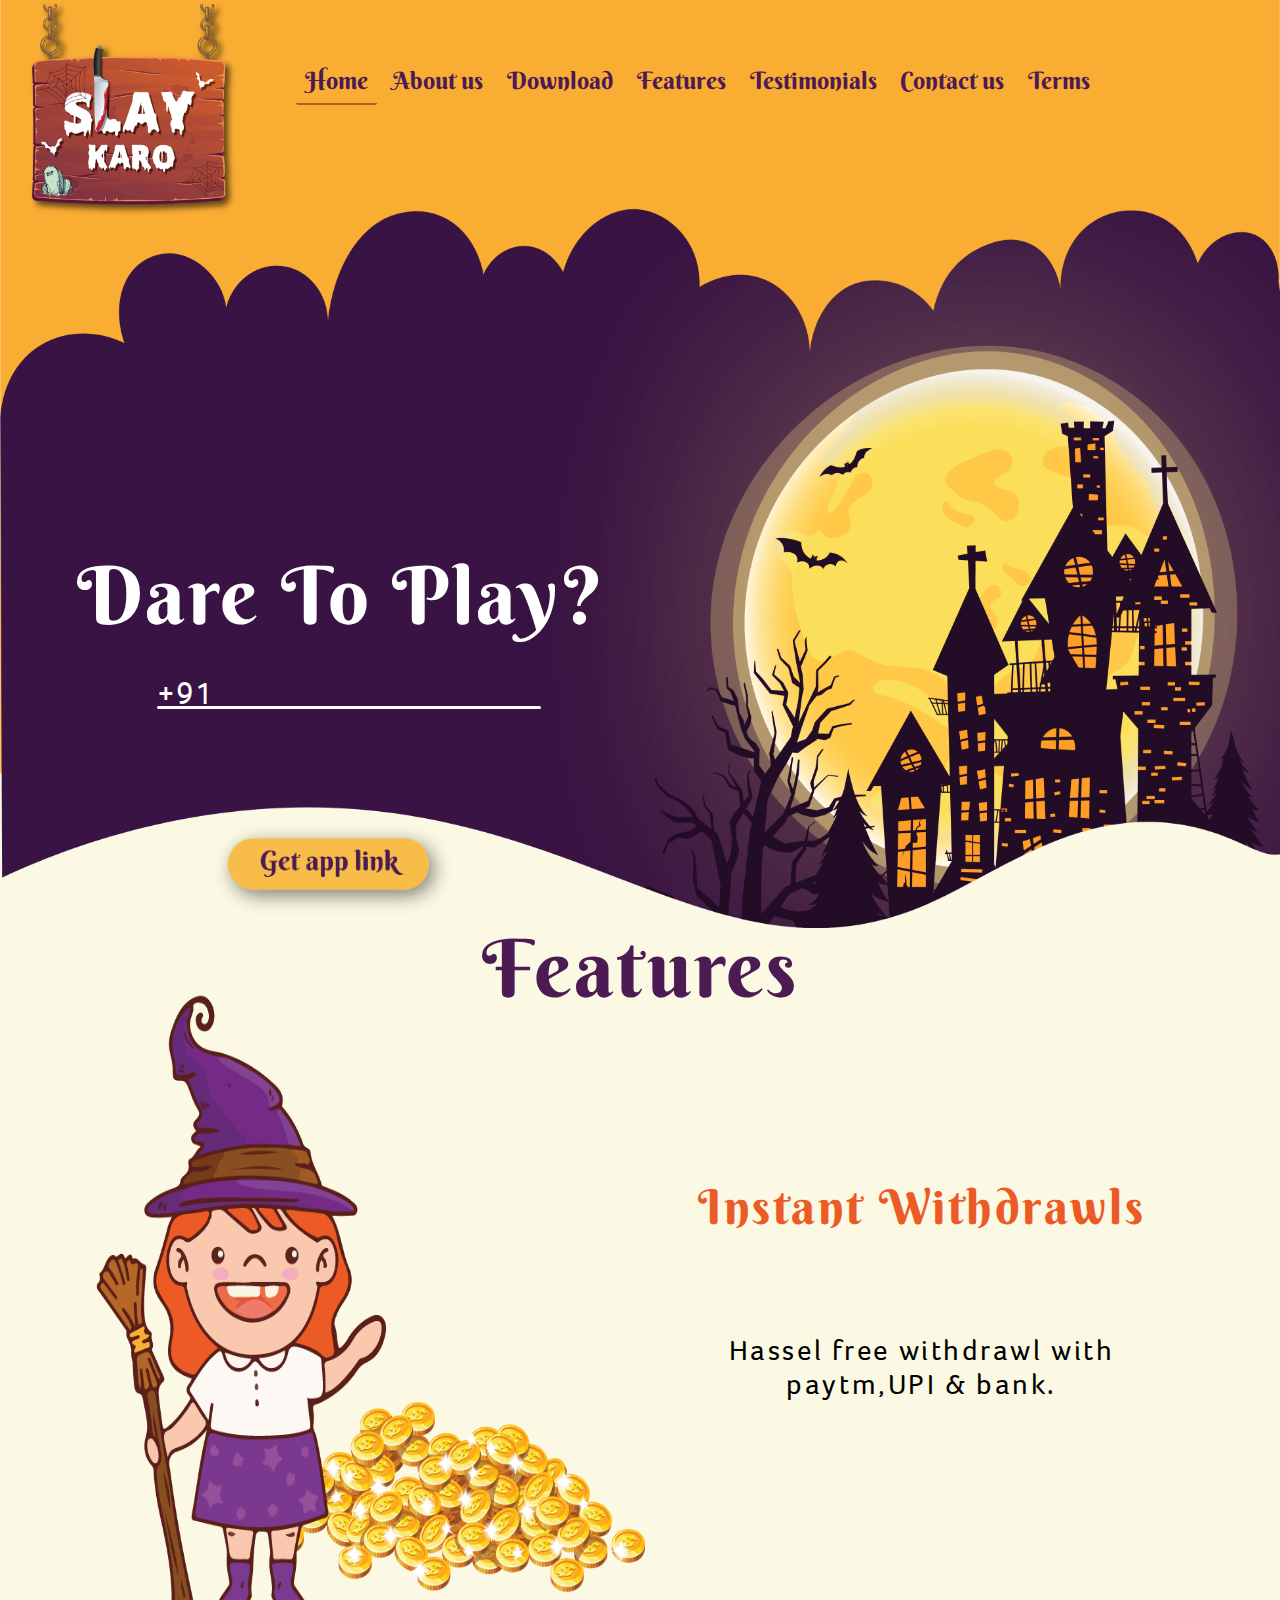
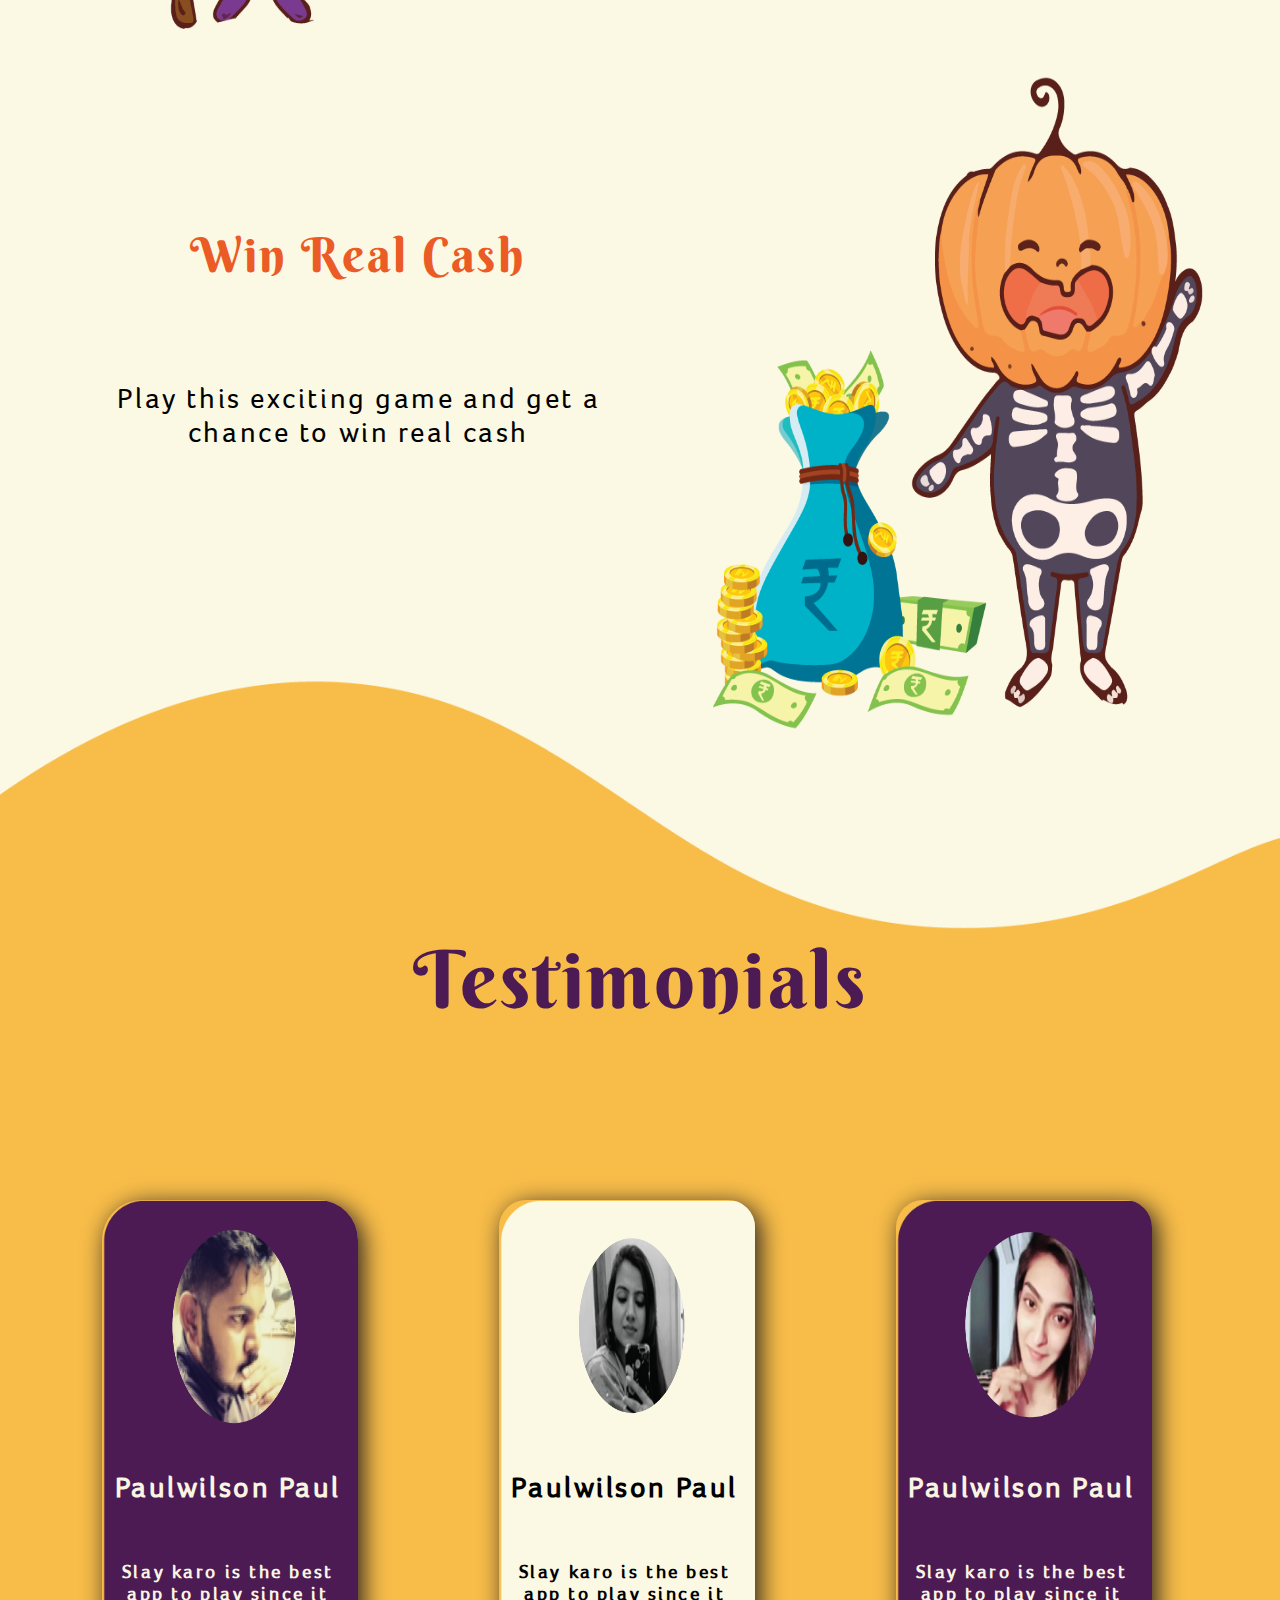
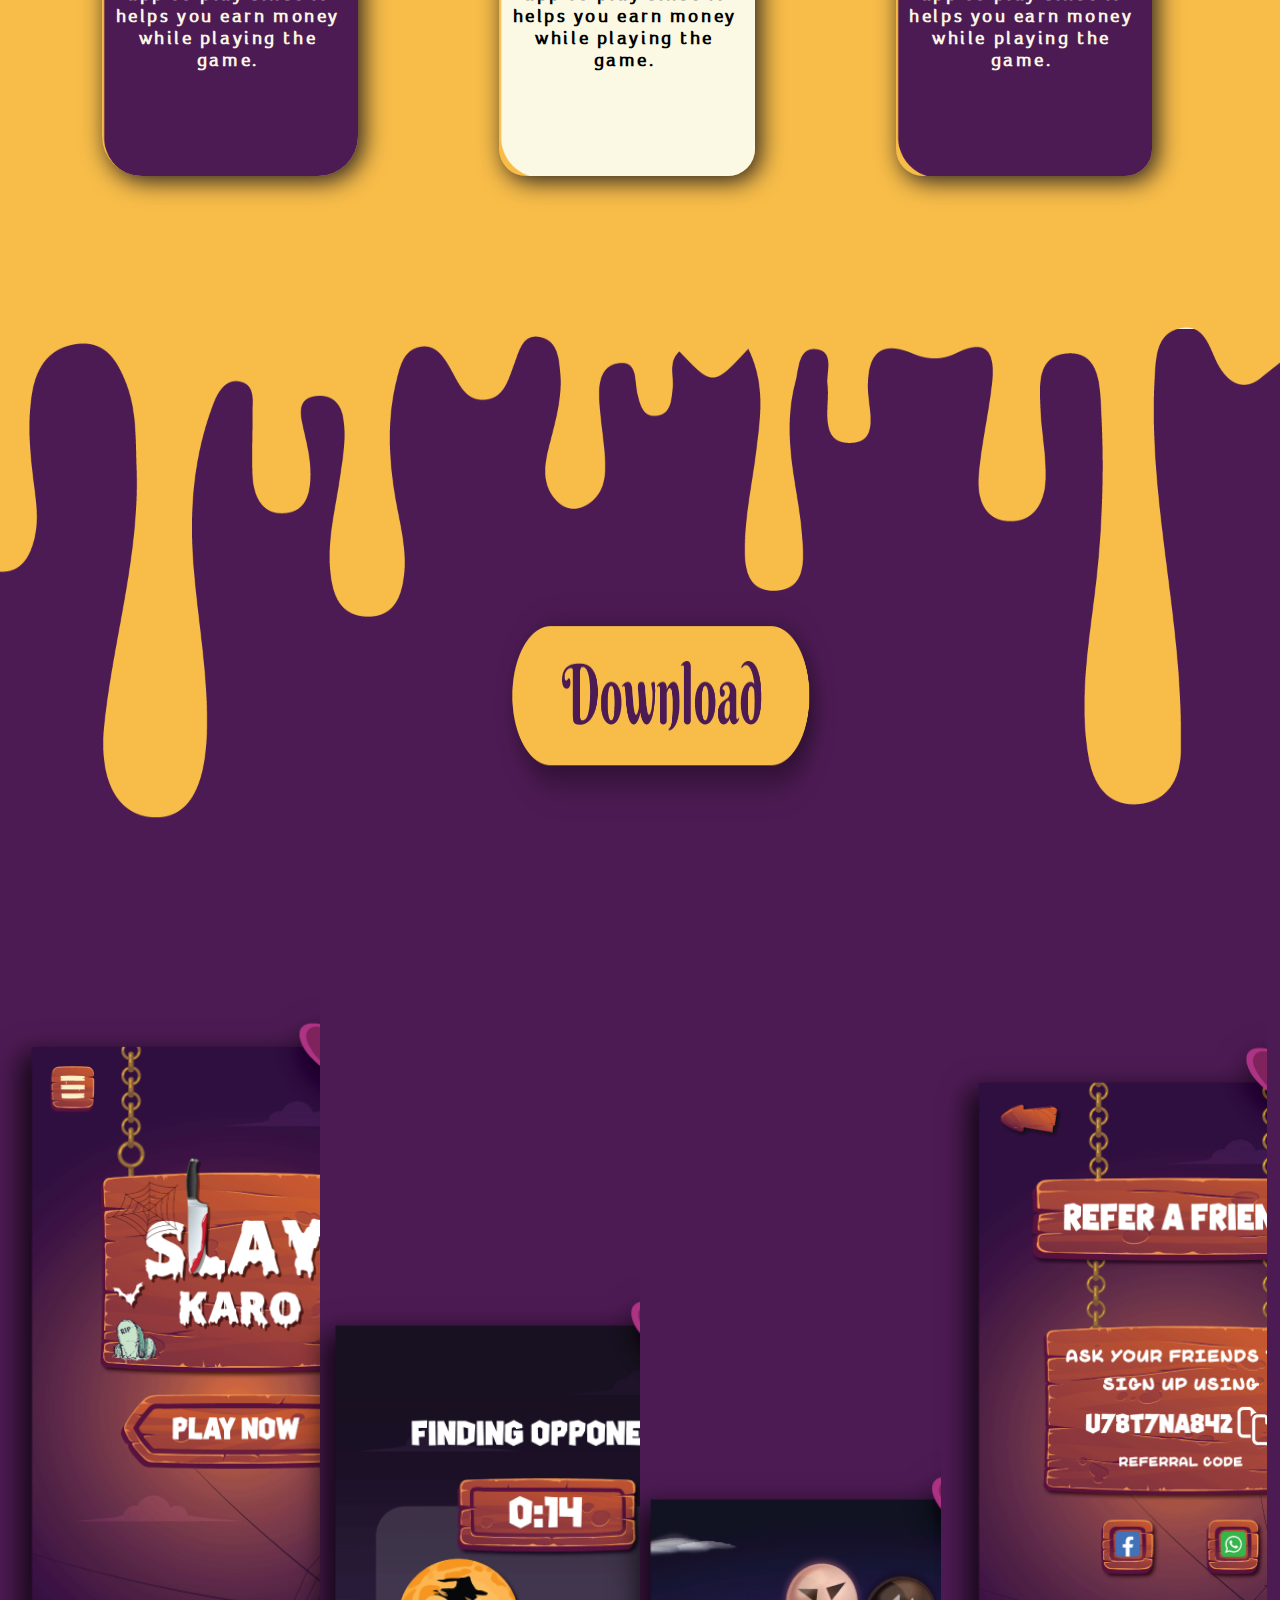
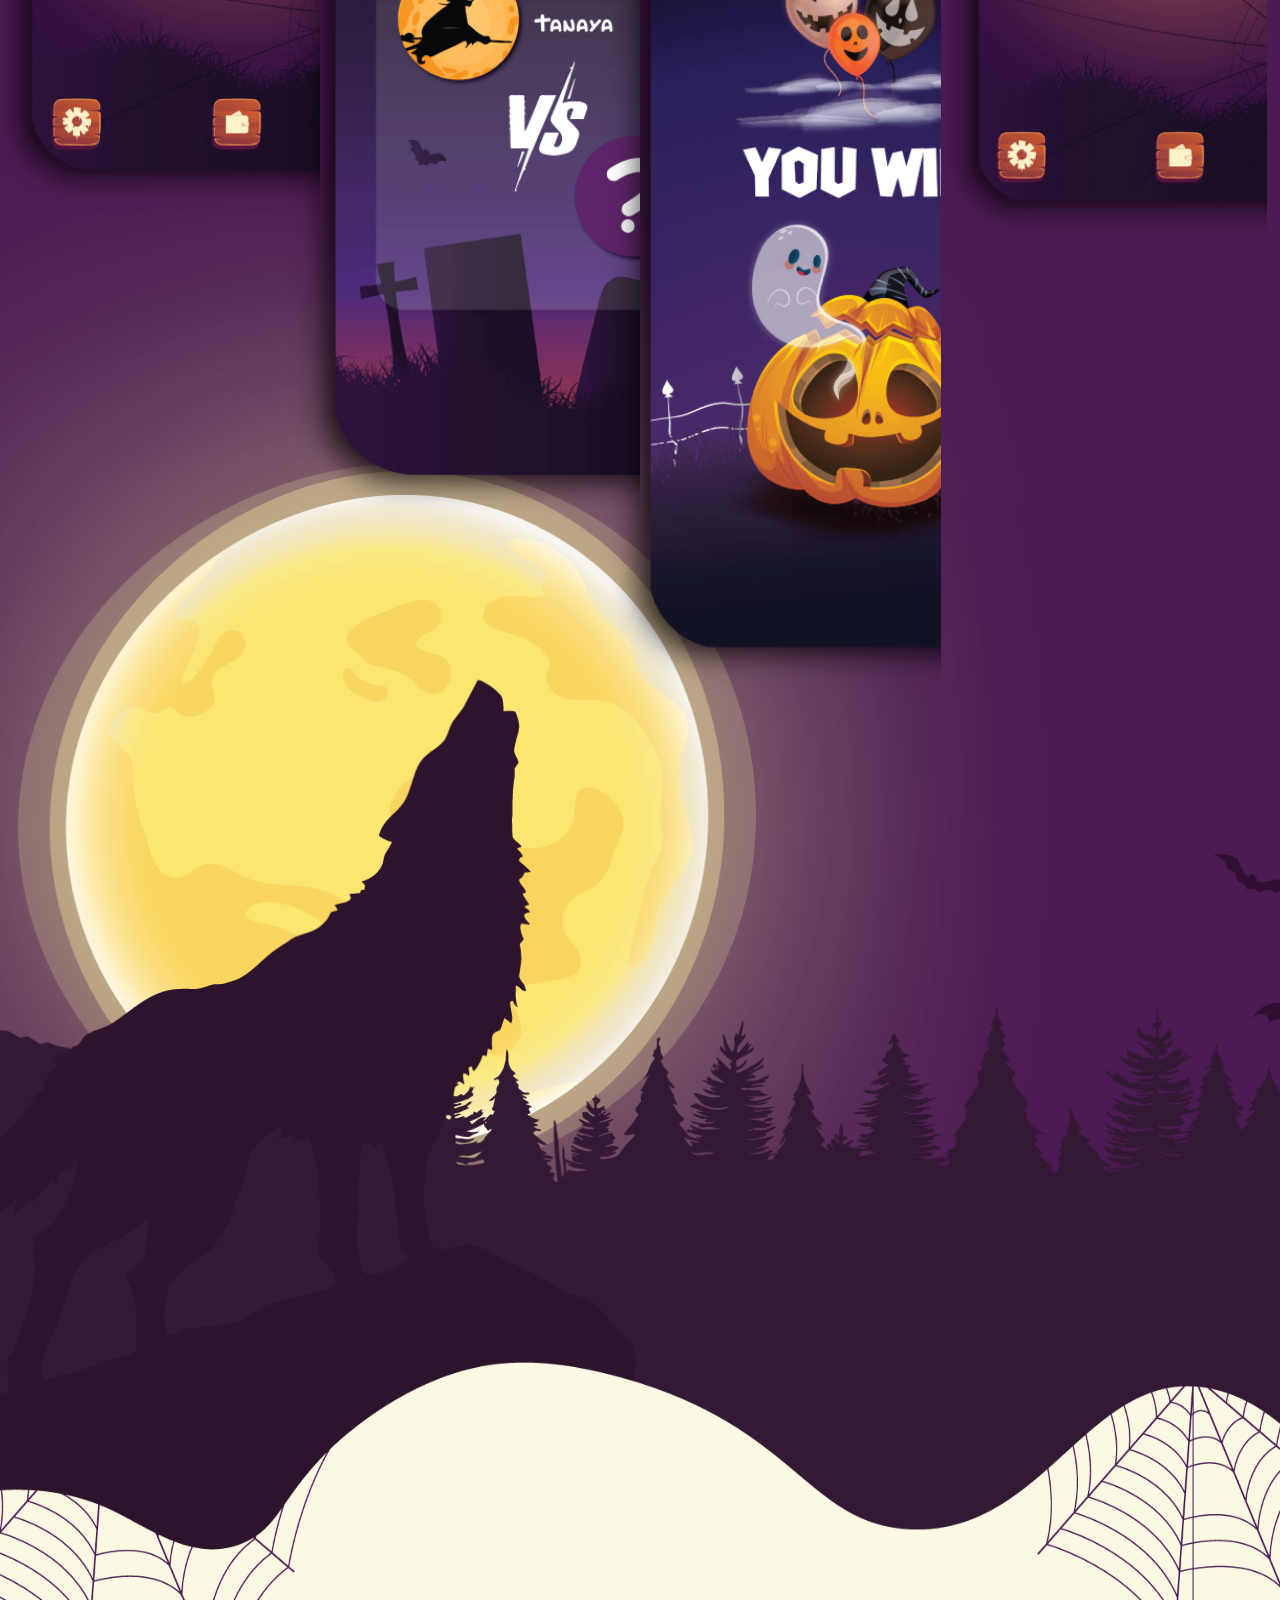
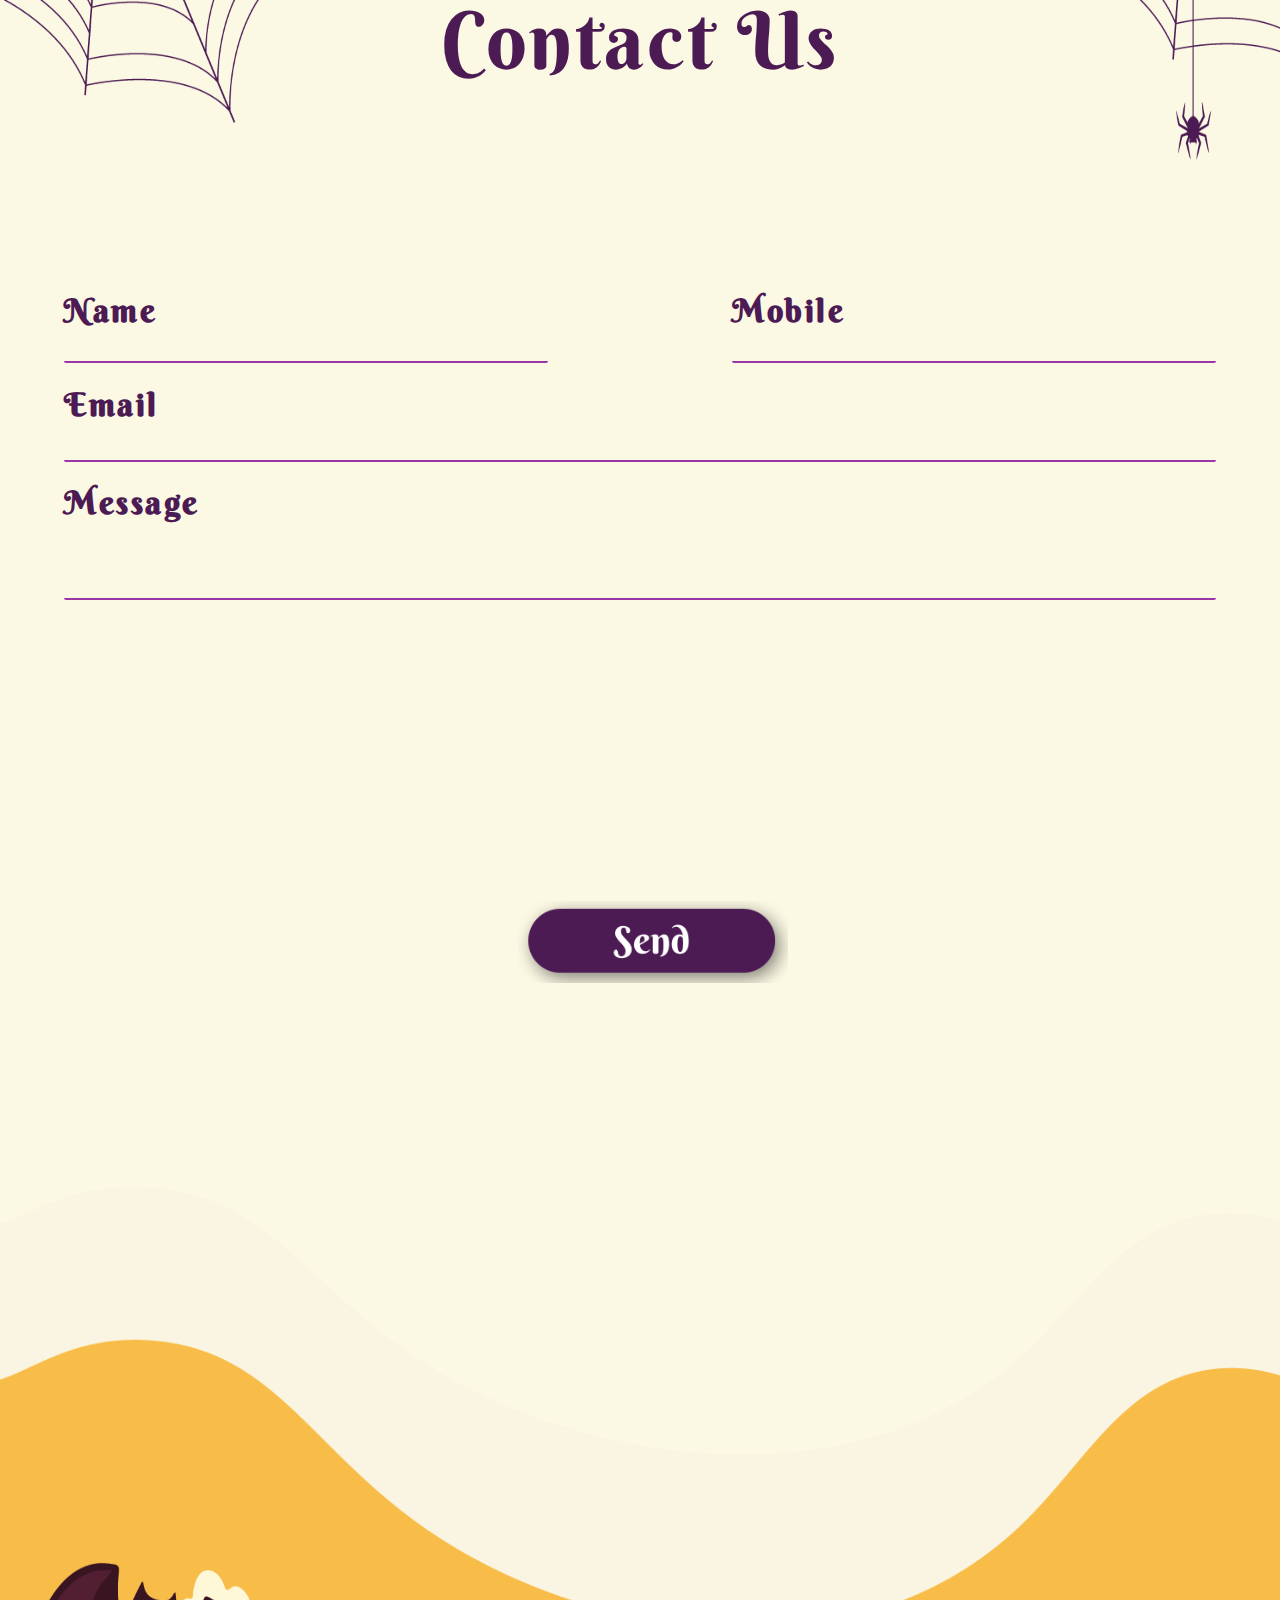
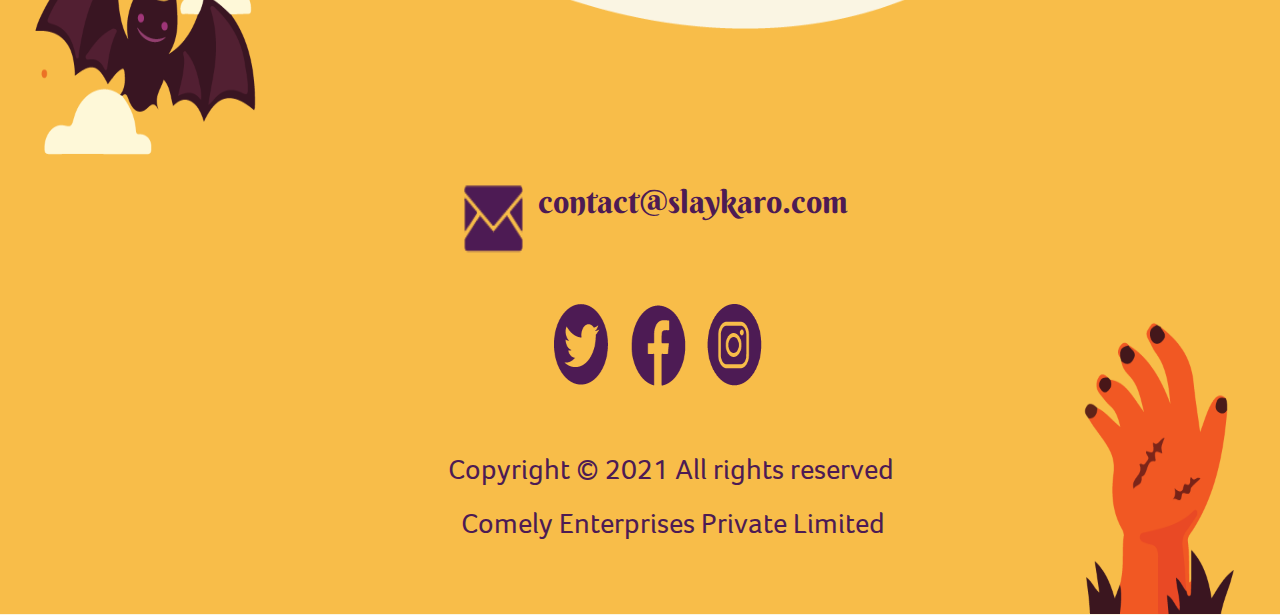
<file: index.html>
<!DOCTYPE html>
<html lang="en" dir="ltr">
  <head>
    <meta charset="utf-8">
    <meta name="viewport" content="width=device-width, initial-scale=1">
    <title> Slay Karo | Play And Win Money </title>
    <meta name="description" content="The new multi-player quiz battle - Slay Karo is here! Complete with the multiple players, answer the questions quickly, and get the big cash rewards. You can also instantly transfer your winnings to your PayTM wallet." />
   <meta name="keywords" content="SlayKaro APK download, Shootzup playstore, SlayKaro win cash India, Play SlayKaro and win cash instantly, SlayKaro quiz, multi-player quiz"/>
   <meta name="google-site-verification" content="idaXR8jnU62odueXjh1zw7bA5HhFcPshBFGRhbSvmzA" />
   <link rel="icon" type="image/png" href="./images/logo.png">
    <link rel="stylesheet" href="./CSS/style.css">
  </head>
  <body>
    <!-- HOME PAGE SECTION 1 DESKTOP VIEW  STARTS-->
    <section id="section-home">
      <div class="logo">
        <a href="index.html">
        <img src="./images/logo.png" alt="logo">
        </a>
      </div>
       <div class="nav_bar">

       <ul class="list">
          <li class="nav_tab"><a href="index.html" class="current">Home</a></li>
          <li class="nav_tab"><a href="about-us.html">About us</a></li>
          <li class="nav_tab"><a href="download.html">Download</a></li>
          <li class="nav_tab"><a href="#feature-sec">Features</a></li>
          <li class="nav_tab"><a href="#testimonial-sec">Testimonials</a></li>
          <li class="nav_tab"><a href="#contact-sec">Contact us</a></li>
          <li class="nav_tab"><a href="terms.html">Terms</a></li>
        </ul>
      </div>

      <div class="phone_no_input">
        <label for="mobile_no" >
          <div class="dare_to_play">Dare To Play?</div>
        </label>
        <span>
          <label for="code" id="code">+91</label>
           <input  class="mob_no_input" type="number"  name="get_game" id="input_num">
          <div class="input-below"></div>
        </span>
        <!-- <div class="get_app_link_button" id="link_btn" onclick="getLink()"></div> -->
        <div class="get_app_link_button" id="link_btn_div"><button id="link_btn" onclick="getLink()"></button></div>

      </div>
      <!-- HOME PAGE SECTION 1 DESKTOP VIEW  ENDS-->

      <!-- HOME PAGE SECTION 1 MOBILE VIEW  STARTS-->
      <!-- ham -->
      <div class="drop-down">
        <button class ="drop-down-button" type="button" name="button">
          <img src="./images/hamburger-icon.png" alt="hamburger">
        </button>
        <!-- <img src="./images/hamburger-icon.png" alt="hamburger"> -->
      </div>

      <div class="nav-ham">
        <div class="ham-cross">
          <button class ="ham-cross" type="button" name="button">
            <img src="./images/close-button.png" alt="hamcross">
          </button>
          <!-- <img src="./images/close-button.png" alt=""> -->
        </div>
        <div  class="yellow-ham-img">
          <img src="./images/menu-bar-bg.png" alt="">
          <div class="nav-ham-text">
            <!-- <div class="nav-text"> -->
              <ul class="nav-ham-list">
                <li class="ham-anchor"><a href="index.html" >Home</a></li>
                <li class="ham-anchor"><a href="about-us.html">About Us</a></li>
                <li class="ham-anchor"><a href="download.html">Download</a></li>
                <li class="ham-anchor"><a href="#feature-sec">Features</a></li>
                <li class="ham-anchor"><a href="#testimonial-sec">Testimonials</a></li>
                <li class="ham-anchor"><a href="#contact-sec">Contact us</a></li>
                <li class="ham-anchor"><a href="terms.html">Terms</a></li>
              </ul>
            <!-- </div> -->
          </div>
        </div>
      </div>
    <!-- ham ends -->
      <!-- HOME PAGE SECTION 1 MOBILE VIEW  ENDS-->

    </section>

    <!-- DESKTOP VIEW : HOME PAGE SECTION 2 - FEATURES STARTS -->
    <section id="feature-sec" class="features">

      <div class="features-heading">Features</div>
      <div class="instant-withdrawl">
        <div class="heading" >
          Instant Withdrawls
        </div>
        <div class="body" >
          Hassel free withdrawl with paytm,UPI & bank.
        </div>
      </div>
      <div class="win-real-cash">
        <div class="heading">
          Win Real Cash
        </div>
        <div class="body" >
          Play this exciting game and get a chance to win real cash
        </div>
      </div>


    </section>
    <!-- DESKTOP VIEW : HOME PAGE SECTION 2 - FEATURES ENDS -->

    <!-- DESKTOP VIEW : HOME PAGE SECTION 3 - TESTIMONIALS STARTS -->
    <section id="testimonial-sec" class="testimonials">

      <div class="testimonials-heading">Testimonials</div>

      <div class="testimonial-1">
        <!-- <img src="./images/testimonial-1,3-bg.png" alt="testimonial-1-bg"> -->

        <div class="photo" >
          <img src="./images/player1.png" alt="player1-pic" id="photo-img">
        </div>
        <div class="text" >
          <div class="text-heading" id ="text-heading">
            Paulwilson Paul
          </div>
          <div class="text-body"id="text-body" >
            Slay karo is the best app to play since it helps you
            earn money while playing the game.
          </div>
        </div>
      </div>
      <div class="testimonial-2">
        <div class="photo" >
          <img src="./images/player2.png" alt="player2-pic"id="photo-img">
        </div>
        <div class="text" >
          <div class="text-heading-test2"id ="text-heading-test2" >
            Paulwilson Paul
          </div>
          <div class="text-body-test2" id ="text-body-test2">
            Slay karo is the best app to play since it helps you
            earn money while playing the game.
          </div>
        </div>
      </div>
      <div class="testimonial-3">
        <div class="photo" >
          <img src="./images/player3.png" alt="player3-pic"id="photo-img">
        </div>
        <div class="text" >
          <div class="text-heading"id ="text-heading" >
            Paulwilson Paul
          </div>
          <div class="text-body"id ="text-body" >
            Slay karo is the best app to play since it helps you
            earn money while playing the game.
          </div>
        </div>
      </div>
      <!-- Mobile view testimonial starts -->
      <div class="aboutus-leftarrow" id ="test-newFtrbtn1_div">
        <button  id="test-newFtrbtn1"  ></button>
      </div>
      <!-- <div class="image-center-section" id="image-center">
      </div> -->
      <div class="aboutus-rightarrow" id ="test-newFtrbtn_div">
        <button id="test-newFtrbtn1" ></button>
      </div>

      <!-- mobile view testimonial ends -->

    </section>
    <!-- DESKTOP VIEW : HOME PAGE SECTION 3 - TESTIMONIALS ENDS -->
    <div class="downloads-heading">
     <a href="download.html"class="anchor-download"><img src="./images/download-button-withText.png" alt="download-text"></a>
   </div>
    <!-- DESKTOP VIEW : HOME PAGE SECTION 4 - DOWNLOADS STARTS -->
    <section id="download-sec" class="downloads">

      <!-- <div class="downloads-heading">
       <a href="download.html"class="anchor-download"><img src="./images/download-button-withText.png" alt="download-text"></a>
     </div> -->
        <!-- <div class="downloads-heading">
        <img src="./images/download-button-withText.png" alt="download-text">
      </div> -->
      <div class="game-screen">
        <div class="game-screen1"></div>
        <div class="game-screen2"></div>
        <div class="game-screen3"></div>
        <div class="game-screen4"></div>
      </div>

    </section>
    <!-- DESKTOP VIEW : HOME PAGE SECTION 4- DOWNLOADS ENDS -->

    <!-- DESKTOP VIEW : HOME PAGE SECTION 4 - CONTACT STARTS -->
    <section id="contact-sec" class="contact-section">
        <div class="contact-heading">
          Contact Us
        </div>

        <!-- <div class="form-in">
          <input type="text" name="" value="" placeholder="enter name">

        </div> -->

      <div class="form-in">
        <form class="contact-form"  action="index.html" method="post">

          <div  class="name-n-mobile">
            <div class="contact-name-mobile">
              <label for="Name" >
                <h1 class="nam-mob-head">Name</h1>
              </label>
              <input class="n-m-input" id = "user_name" type="text" name="name" ></input>
            </div>

            <div class="contact-name-mobile">
              <label for="Name" >
                <h1 class="nam-mob-head">Mobile</h1>
              </label>
              <input class="n-m-input" id = "user_num"  type="number" name="mobile" ></input>
            </div>
          </div>

          <label for="Email" >
            <h1 id="email-head" class="form-heading-internal">Email</h1>
          </label>
          <input class="email-message" id = "user_email"  type="email" name="email" ></input>

          <label for="Message" >
            <h1 id="message-head" class="form-heading-internal" >Message</h1>
          </label>
          <input class="email-message" id = "user_msg" type="text" name="message" ></input>

          <div class="submit-button">
            <button type="button" name="button" onclick="send_msg()" >
              <img src="./images/send-button.png" alt="" id="send_btn">
            </button>
          </div>
        </form>
      </div>


    </section>
    <!-- DESKTOP VIEW : HOME PAGE SECTION 5- CONTACT ENDS -->

    <!-- DESKTOP VIEW : HOME PAGE SECTION 6 - FOOTER STARTS -->
    <section class="footer-1" id="footer-container">
      <div class="footer-text">
        <div class="email">
          <div class="email-img">
            <img src="./images/email-icon.png" alt="email">
          </div>
          <div class="email-text">
            <a href="mailto:contact@slaykaro.com">contact@slaykaro.com</a>
          </div>
        </div>
        <div class="social-media-icons">
          <div class="twitter">
            <a href=" https://twitter.com/ShootzupApp"><img src="./images/footer-twitter.png" alt="twitter"></a>
          </div>
          <div class="facebook">
            <a href="https://www.facebook.com/Shootzupapp"><img src="./images/footer-facebook.png" alt="facebook"></a>
          </div>
          <div class="insta">
            <a href="https://www.instagram.com/shootzupapp/"><img src="./images/footer-insta.png" alt="insta"></a>
          </div>
        </div>
        <div class="copyright">
          <div class="copyright-text">
            Copyright © 2021 All rights reserved
          </div>
          <div class="copyright-text-comely">
            Comely Enterprises Private Limited
          </div>
        </div>
      </div>
    </section>

    <!-- DESKTOP VIEW : HOME PAGE SECTION 6 - FOOTER ENDS -->

    <!-- snackbar starts -->
    <div id="snackbar">Please check for empty fields!!</div>
    <div id="snackbar1">Thank you for your response!!</div>
    <!-- snackbar ends -->


    <script type="text/javascript" src="./JS/script.js"></script>
    <script type="text/javascript" src="./JS/home-testimonial-script.js"></script>

  </body>
</html>
</file>
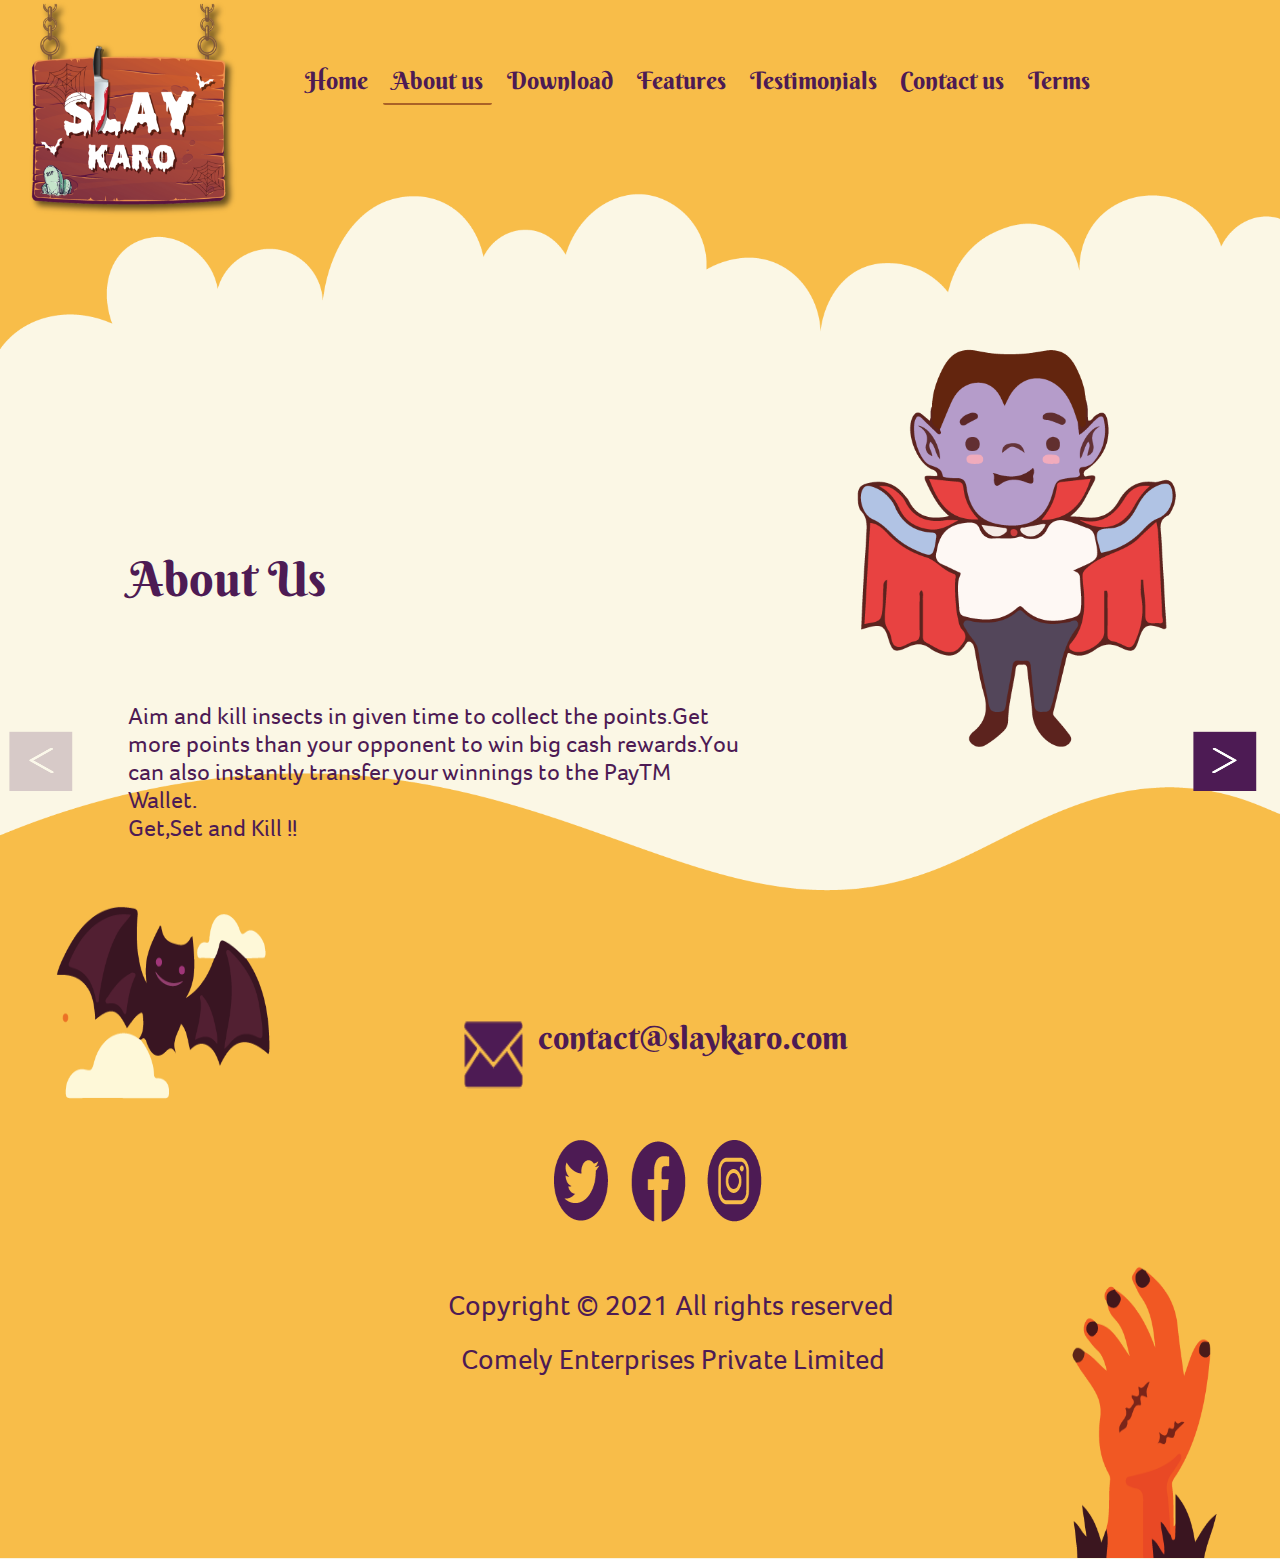
<file: about-us.html>
<!DOCTYPE html>
<html lang="en" dir="ltr">
  <head>
    <meta charset="utf-8">
    <meta name="viewport" content="width=device-width, initial-scale=1">
    <title> About Us | Slay Karo </title>
    <meta name="description" content="The new multi-player quiz battle - Slay Karo is here! Complete with the multiple players, answer the questions quickly, and get the big cash rewards. You can also instantly transfer your winnings to your PayTM wallet." />
   <meta name="keywords" content="SlayKaro APK download, SlayKaro playstore, SlayKaro win cash India, Play SlayKaro and win cash instantly, SlayKaro quiz, multi-player quiz"/>
   <meta name="google-site-verification" content="idaXR8jnU62odueXjh1zw7bA5HhFcPshBFGRhbSvmzA" />
   <link rel="icon" type="image/png" href="./images/logo.png">
    <link rel="stylesheet" href="./CSS/aboutus-style.css">
  </head>
  <body>
    <!-- HOME PAGE SECTION 1 DESKTOP VIEW  STARTS-->
    <section id="section-home">
      <div class="logo">
        <a href="index.html">
        <img src="./images/logo.png" alt="logo">
        </a>
      </div>
       <div class="nav_bar">
       <ul class="list">
          <li class="nav_tab"><a href="index.html" >Home</a></li>
          <li class="nav_tab"><a href="about-us.html"class="current">About us</a></li>
          <li class="nav_tab"><a href="download.html">Download</a></li>
          <li class="nav_tab"><a href="index.html#feature-sec">Features</a></li>
          <li class="nav_tab"><a href="index.html#testimonial-sec">Testimonials</a></li>
          <li class="nav_tab"><a href="index.html#contact-sec">Contact us</a></li>
          <li class="nav_tab"><a href="terms.html">Terms</a></li>
        </ul>
      </div>
      <div class="aboutus-textnarrow">
        <div class="aboutus-text">
          <div class="center-text-h1" id="center-text-h1">
            About Us
          </div>
          <div class="center-text-body"id="center-text-body">
            Aim and kill insects in given time to collect the points.Get more points than your opponent to win big cash rewards.You can also instantly transfer your winnings to the PayTM Wallet.<br>Get,Set and Kill !!</p>
          </div>
        </div>
        <div class="aboutus-leftarrow" id ="newFtrbtn1_div">
          <button id="newFtrbtn1"></button>
        </div>
        <div class="aboutus-rightarrow"id ="newFtrbtn_div">
          <button id="newFtrbtn1"></button>
        </div>
      </div>

      <!-- HOME PAGE SECTION 1 DESKTOP VIEW  ENDS-->

      <!-- HOME PAGE SECTION 1 MOBILE VIEW  STARTS-->
      <!-- ham -->
      <div class="drop-down">
        <img src="./images/hamburger-icon.png" alt="hamburger">
      </div>

      <div class="nav-ham">
        <div class="ham-cross">
          <img src="./images/close-button.png" alt="">
        </div>
        <div  class="yellow-ham-img">
          <img src="./images/menu-bar-bg.png" alt="">
          <div class="nav-ham-text">
            <!-- <div class="nav-text"> -->
              <ul class="nav-ham-list">
                <li class="ham-anchor"><a href="index.html" >Home</a></li>
                <li class="ham-anchor"><a href="about-us.html">About Us</a></li>
                <li class="ham-anchor"><a href="download.html">Download</a></li>
                <li class="ham-anchor"><a href="index.html#feature-sec">Features</a></li>
                <li class="ham-anchor"><a href="index.html#testimonial-sec">Testimonials</a></li>
                <li class="ham-anchor"><a href="index.html#contact-sec">Contact us</a></li>
                <li class="ham-anchor"><a href="terms.html">Terms</a></li>
              </ul>
            <!-- </div> -->
          </div>
        </div>
      </div>
    <!-- ham ends -->
      <!-- HOME PAGE SECTION 1 MOBILE VIEW  ENDS-->

    </section>

    <!-- DESKTOP VIEW : HOME PAGE SECTION 6 - FOOTER STARTS -->
    <section class="footer-1" id="footer-container">
      <div class="footer-text">
        <div class="email">
          <div class="email-img">
            <img src="./images/email-icon.png" alt="email">
          </div>
          <div class="email-text">
            <a href="mailto:contact@slaykaro.com">contact@slaykaro.com</a>
          </div>
        </div>
        <div class="social-media-icons">
          <div class="twitter">
            <a href=" https://twitter.com/ShootzupApp"><img src="./images/footer-twitter.png" alt="twitter"></a>
          </div>
          <div class="facebook">
            <a href="https://www.facebook.com/Shootzupapp"><img src="./images/footer-facebook.png" alt="facebook"></a>
          </div>
          <div class="insta">
            <a href="https://www.instagram.com/shootzupapp/"><img src="./images/footer-insta.png" alt="insta"></a>
          </div>
        </div>
        <div class="copyright">
          <div class="copyright-text">
            Copyright © 2021 All rights reserved
          </div>
          <div class="copyright-text-comely">
            Comely Enterprises Private Limited
          </div>
        </div>
      </div>
    </section>
    <!-- DESKTOP VIEW : HOME PAGE SECTION 6 - FOOTER ENDS -->


    <script type="text/javascript" src="./JS/script.js"></script>
    <script type="text/javascript" src="./JS/aboutus-script.js"></script>

  </body>
</html>
</file>
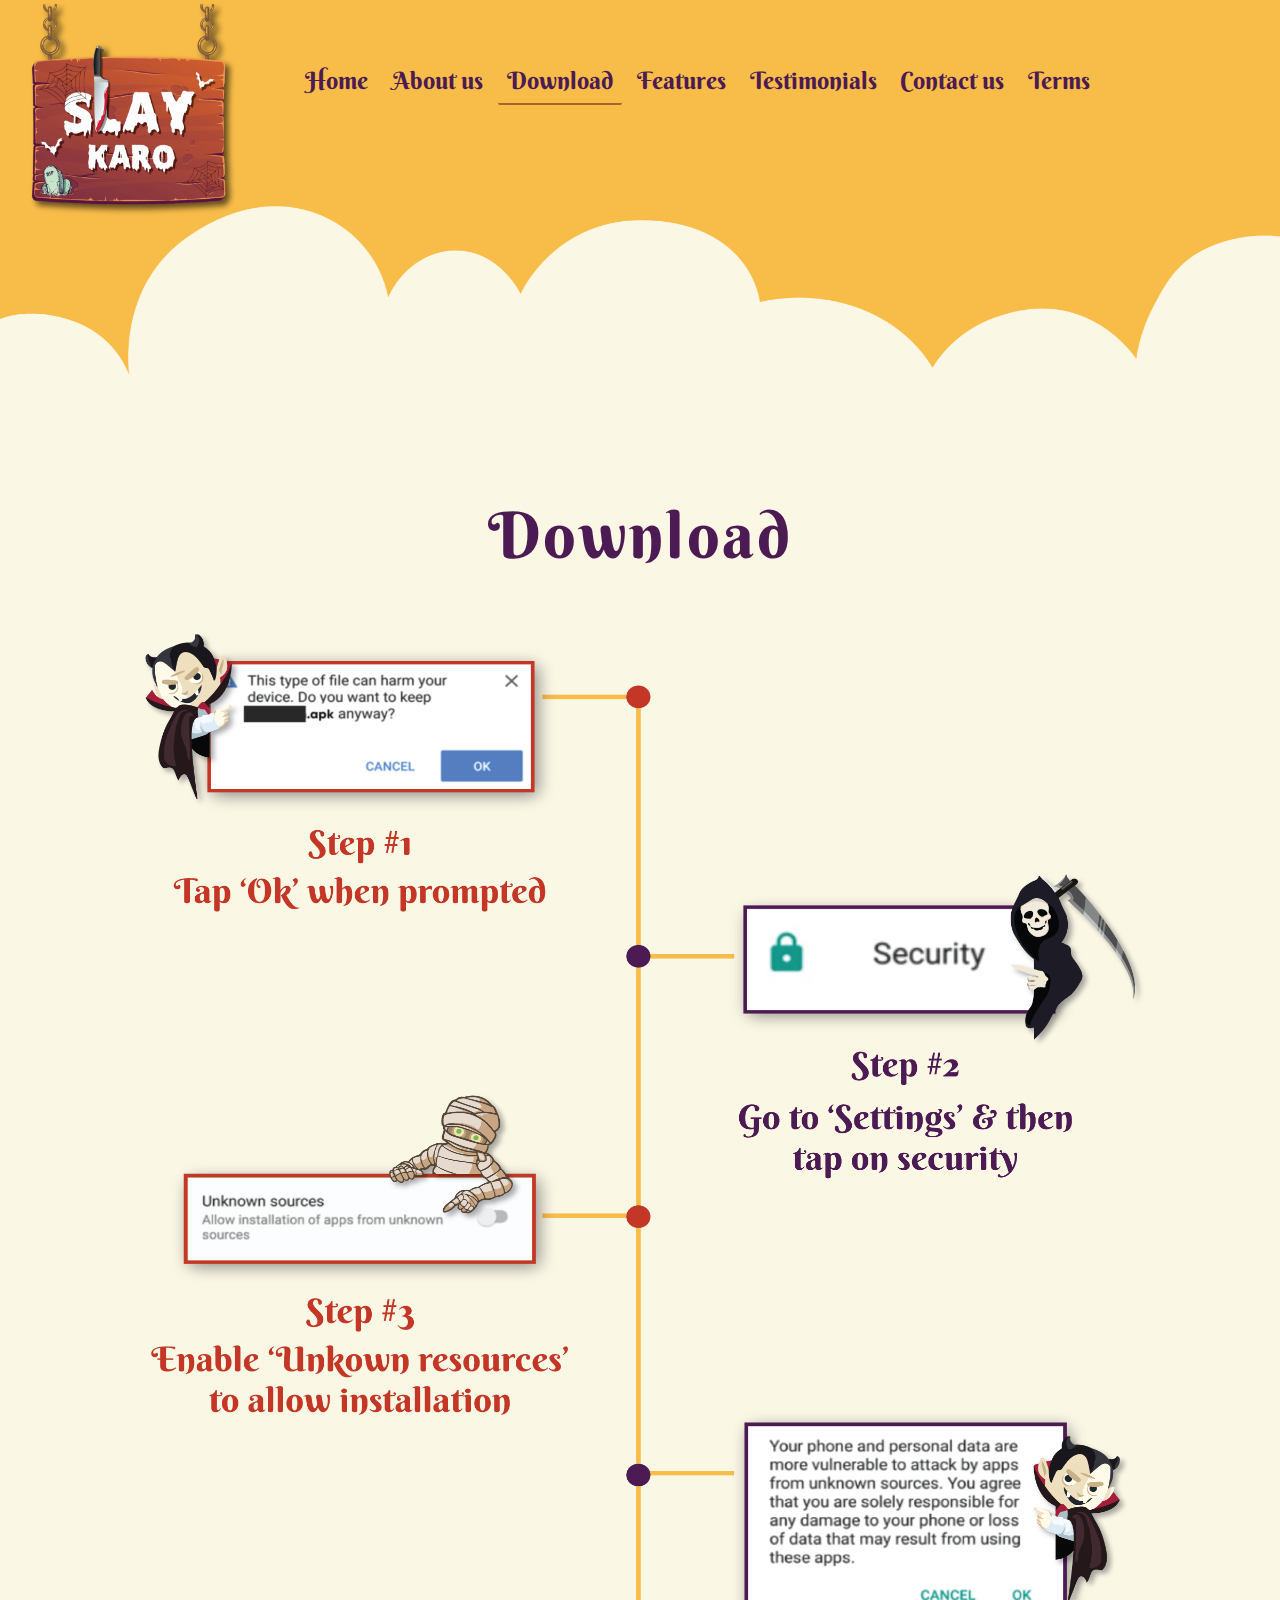
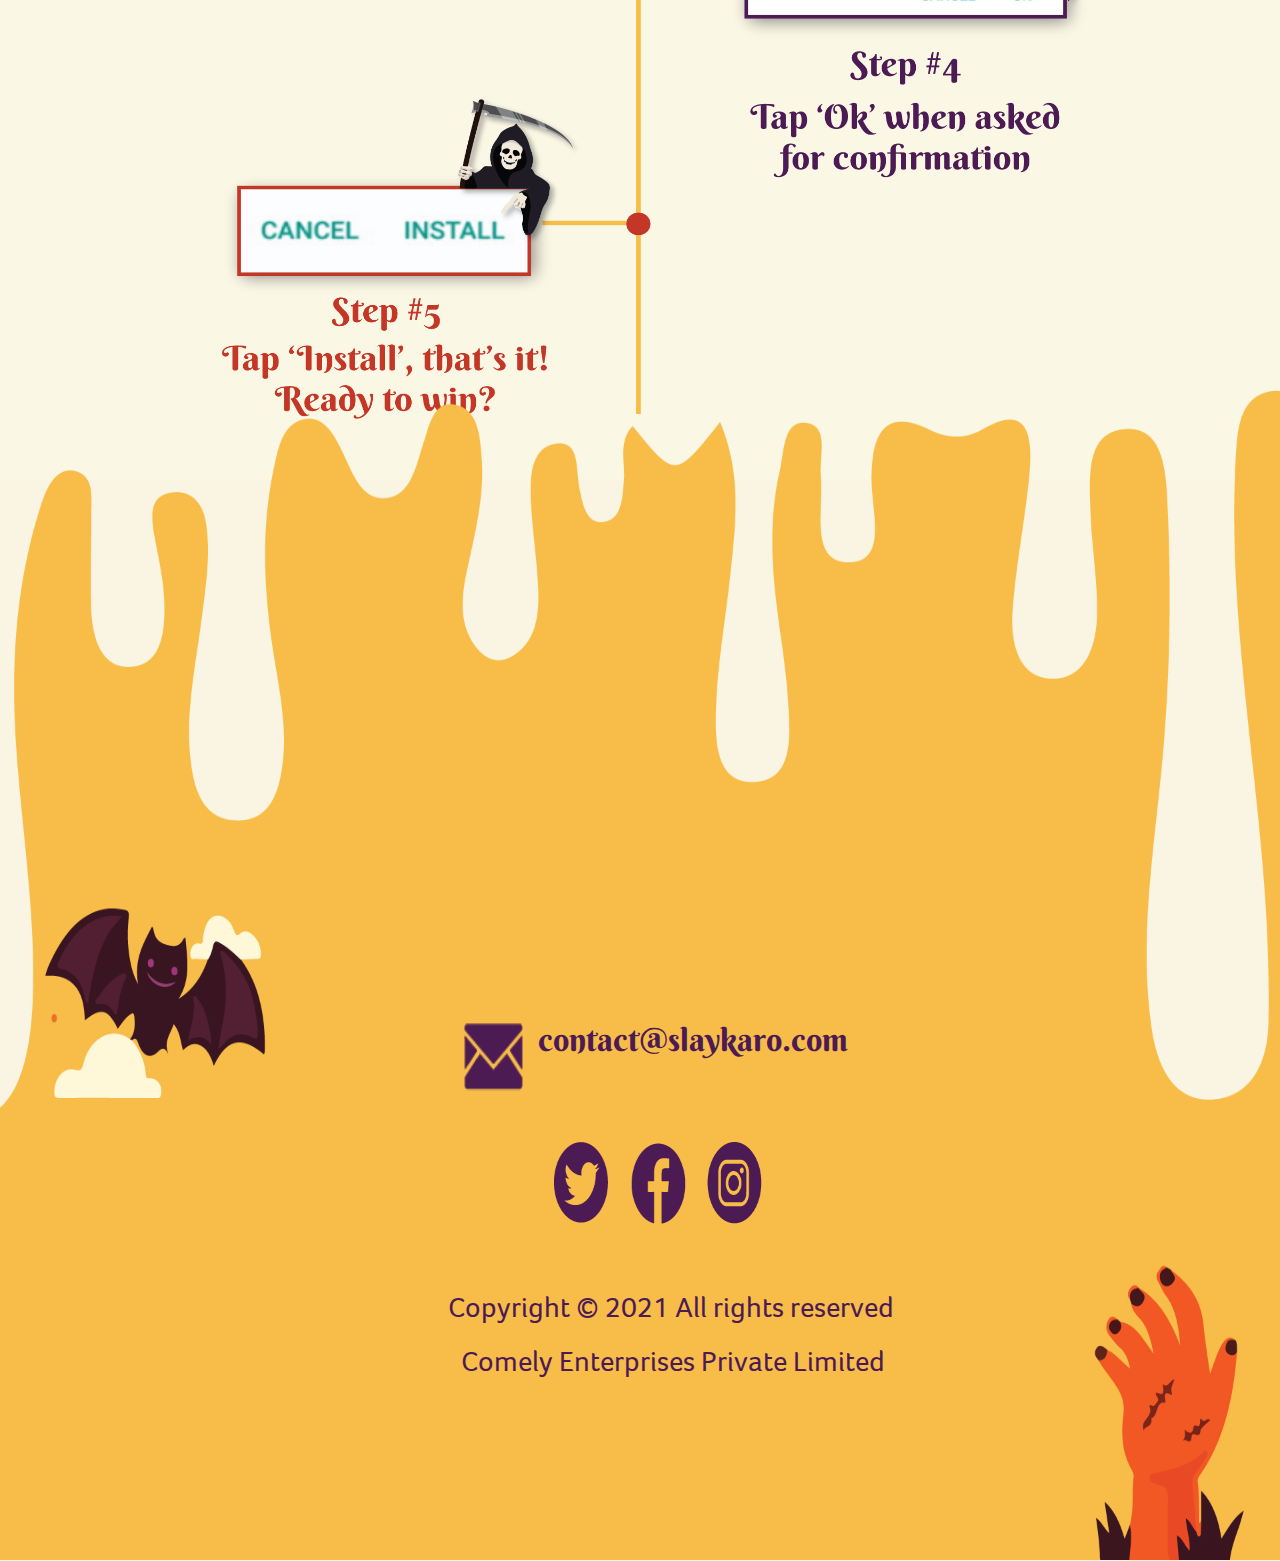
<file: download.html>
<!DOCTYPE html>
<html lang="en" dir="ltr">
  <head>
    <meta charset="utf-8">
    <meta name="viewport" content="width=device-width, initial-scale=1">
    <title> Download | Slay Karo </title>
    <meta name="description" content="The new multi-player quiz battle - Slay Karo is here! Complete with the multiple players, answer the questions quickly, and get the big cash rewards. You can also instantly transfer your winnings to your PayTM wallet." />
   <meta name="keywords" content="SlayKaro APK download, SlayKaro playstore, SlayKaro win cash India, Play SlayKaro and win cash instantly, SlayKaro quiz, multi-player quiz"/>
   <meta name="google-site-verification" content="idaXR8jnU62odueXjh1zw7bA5HhFcPshBFGRhbSvmzA" />
   <link rel="icon" type="image/png" href="./images/logo.png">
    <link rel="stylesheet" href="./CSS/download-style.css">
  </head>
  <body>
    <!-- HOME PAGE SECTION 1 DESKTOP VIEW  STARTS-->
    <section id="section-home">
      <div class="logo">
        <a href="index.html">
        <img src="./images/logo.png" alt="logo">
        </a>
      </div>
       <div class="nav_bar">
       <ul class="list">
          <li class="nav_tab"><a href="index.html" >Home</a></li>
          <li class="nav_tab"><a href="about-us.html"class="current">About us</a></li>
          <li class="nav_tab"><a href="download.html">Download</a></li>
          <li class="nav_tab"><a href="index.html#feature-sec">Features</a></li>
          <li class="nav_tab"><a href="index.html#testimonial-sec">Testimonials</a></li>
          <li class="nav_tab"><a href="index.html#contact-sec">Contact us</a></li>
          <li class="nav_tab"><a href="terms.html">Terms</a></li>
        </ul>
      </div>
      <!-- <div class="download-headnpage">
        <div class="download-heading">Download</div>
        <div class="download-page">  </div>
      </div> -->
        <div class="download-heading">Download</div>
        <div class="download-page">  </div>


      <!-- HOME PAGE SECTION 1 DESKTOP VIEW  ENDS-->

      <!-- HOME PAGE SECTION 1 MOBILE VIEW  STARTS-->
      <!-- ham -->
      <div class="drop-down">
        <img src="./images/hamburger-icon.png" alt="hamburger">
      </div>

      <div class="nav-ham">
        <div class="ham-cross">
          <img src="./images/close-button.png" alt="">
        </div>
        <div  class="yellow-ham-img">
          <img src="./images/menu-bar-bg.png" alt="">
          <div class="nav-ham-text">
            <!-- <div class="nav-text"> -->
              <ul class="nav-ham-list">
                <li class="ham-anchor"><a href="index.html" >Home</a></li>
                <li class="ham-anchor"><a href="about-us.html">About Us</a></li>
                <li class="ham-anchor"><a href="download.html">Download</a></li>
                <li class="ham-anchor"><a href="index.html#feature-sec">Features</a></li>
                <li class="ham-anchor"><a href="index.html#testimonial-sec">Testimonials</a></li>
                <li class="ham-anchor"><a href="index.html#contact-sec">Contact us</a></li>
                <li class="ham-anchor"><a href="terms.html">Terms</a></li>
              </ul>
            <!-- </div> -->
          </div>
        </div>
      </div>
    <!-- ham ends -->
      <!-- HOME PAGE SECTION 1 MOBILE VIEW  ENDS-->

    </section>

    <!-- DESKTOP VIEW : HOME PAGE SECTION 6 - FOOTER STARTS -->
    <section class="footer-1" id="footer-container">
      <!-- <div class="footer-left-img">

      </div>
      <div class="footer-right-img">

      </div> -->
      <div class="footer-text">
        <div class="email">
          <div class="email-img">
            <img src="./images/email-icon.png" alt="email">
          </div>
          <div class="email-text">
            <a href="mailto:contact@slaykaro.com">contact@slaykaro.com</a>
          </div>
        </div>
        <div class="social-media-icons">
          <div class="twitter">
            <a href=" https://twitter.com/ShootzupApp"><img src="./images/footer-twitter.png" alt="twitter"></a>
          </div>
          <div class="facebook">
            <a href="https://www.facebook.com/Shootzupapp"><img src="./images/footer-facebook.png" alt="facebook"></a>
          </div>
          <div class="insta">
            <a href="https://www.instagram.com/shootzupapp/"><img src="./images/footer-insta.png" alt="insta"></a>
          </div>
        </div>
        <div class="copyright">
          <div class="copyright-text">
            Copyright © 2021 All rights reserved
          </div>
          <div class="copyright-text-comely">
            Comely Enterprises Private Limited
          </div>
        </div>
      </div>
    </section>

    <!-- DESKTOP VIEW : HOME PAGE SECTION 6 - FOOTER ENDS -->


    <script type="text/javascript" src="./JS/script.js"></script>

  </body>
</html>
</file>
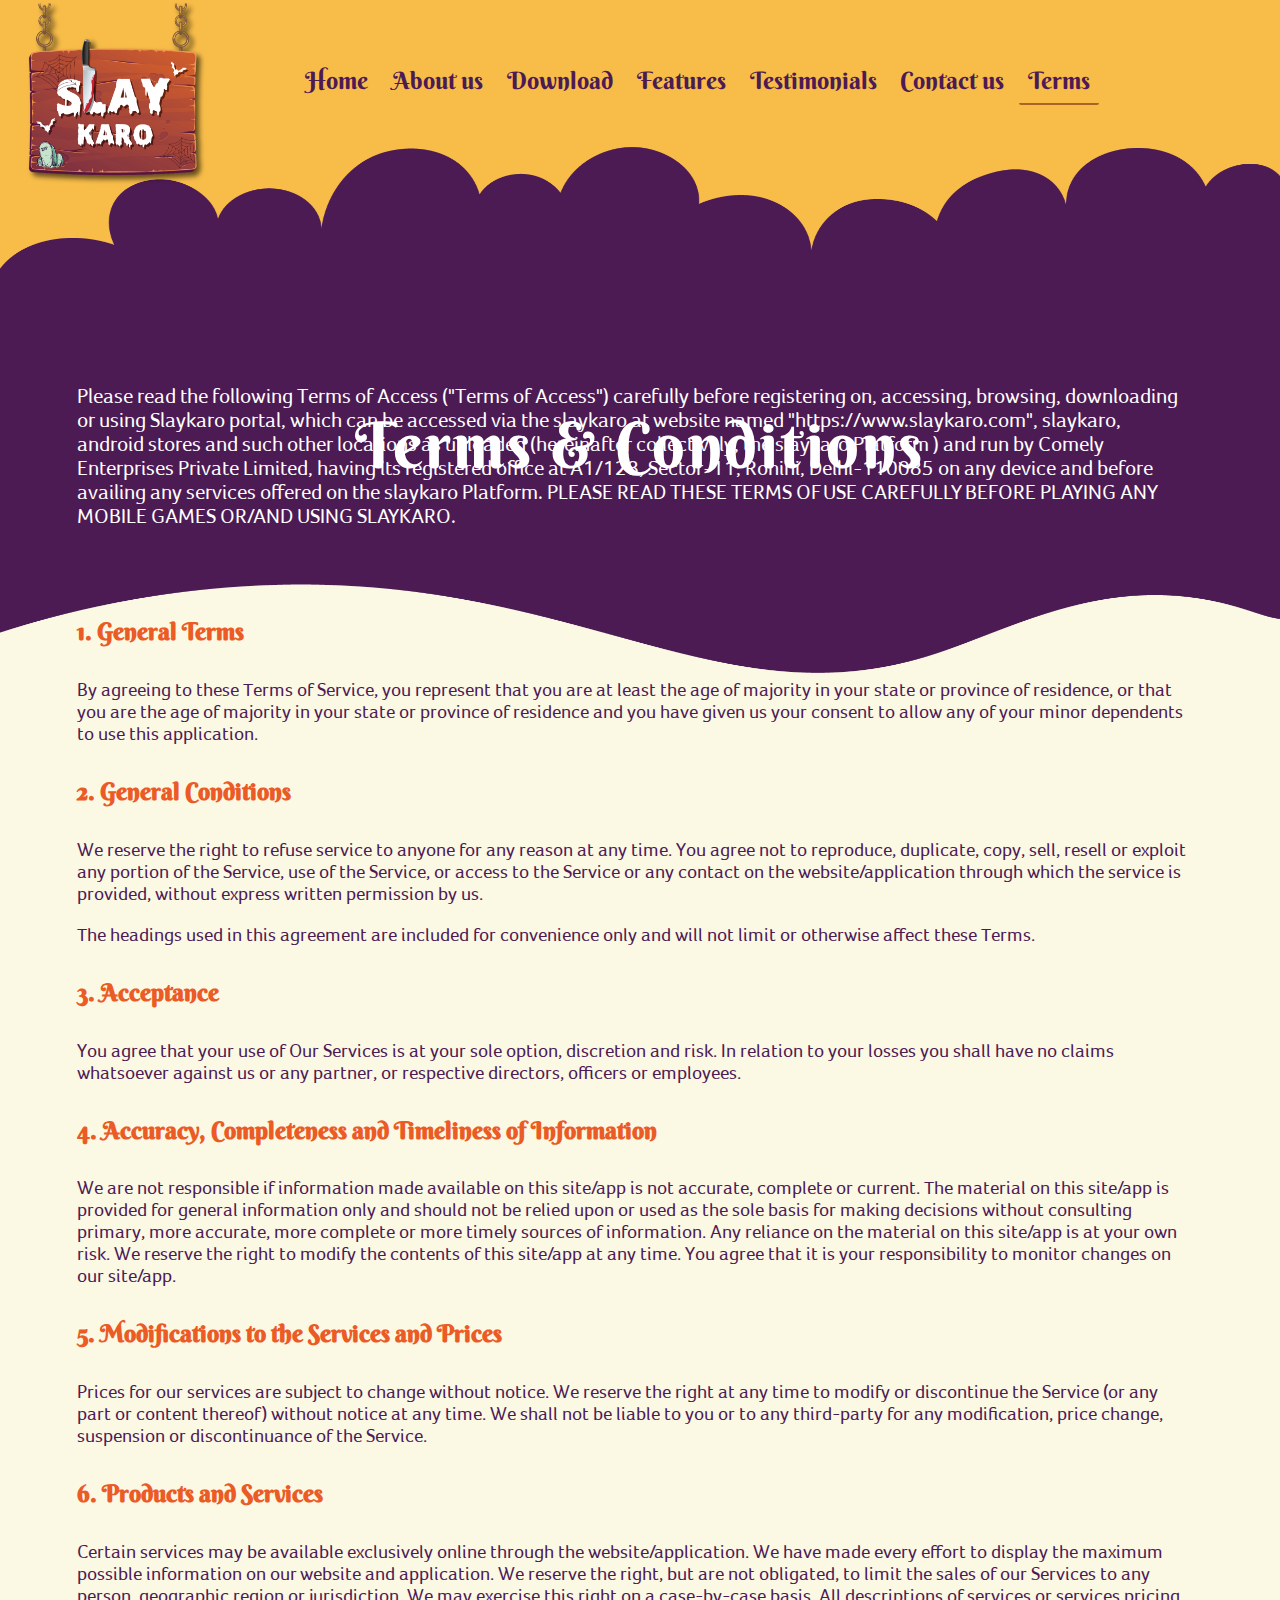
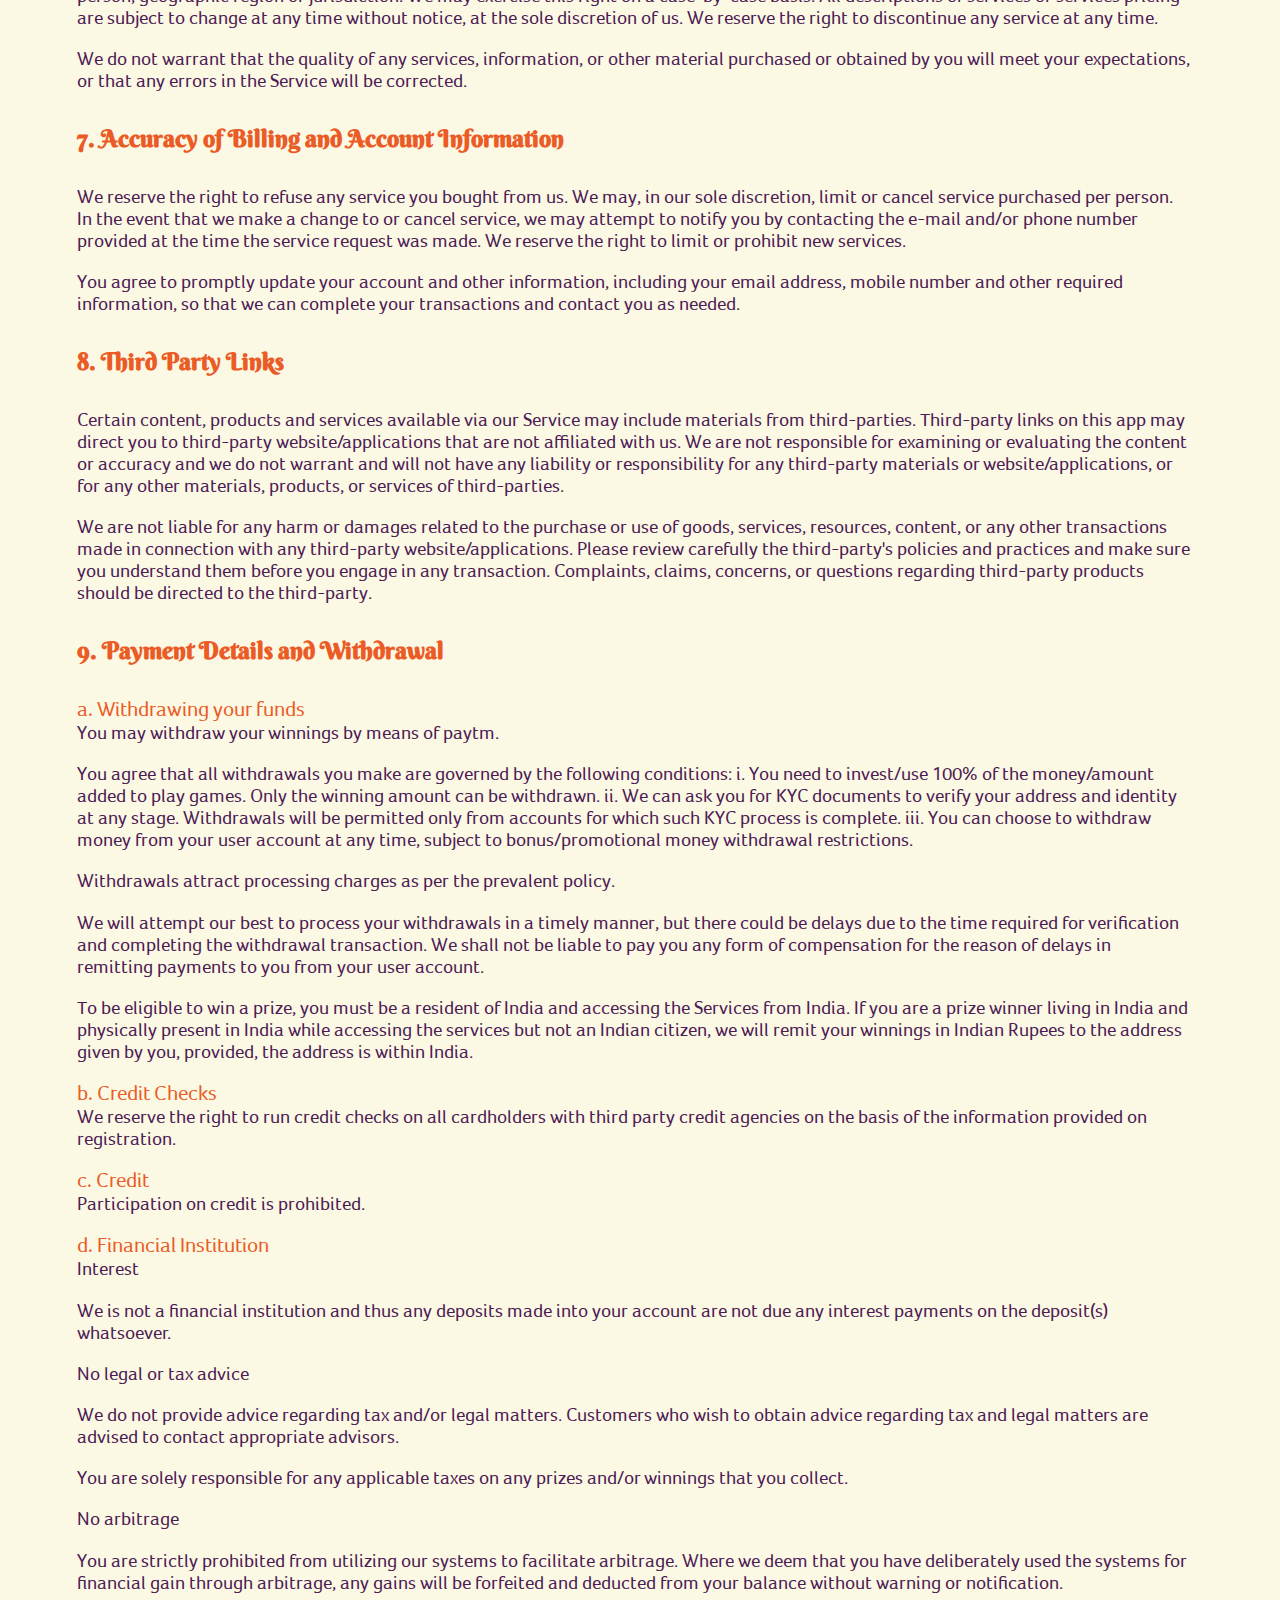
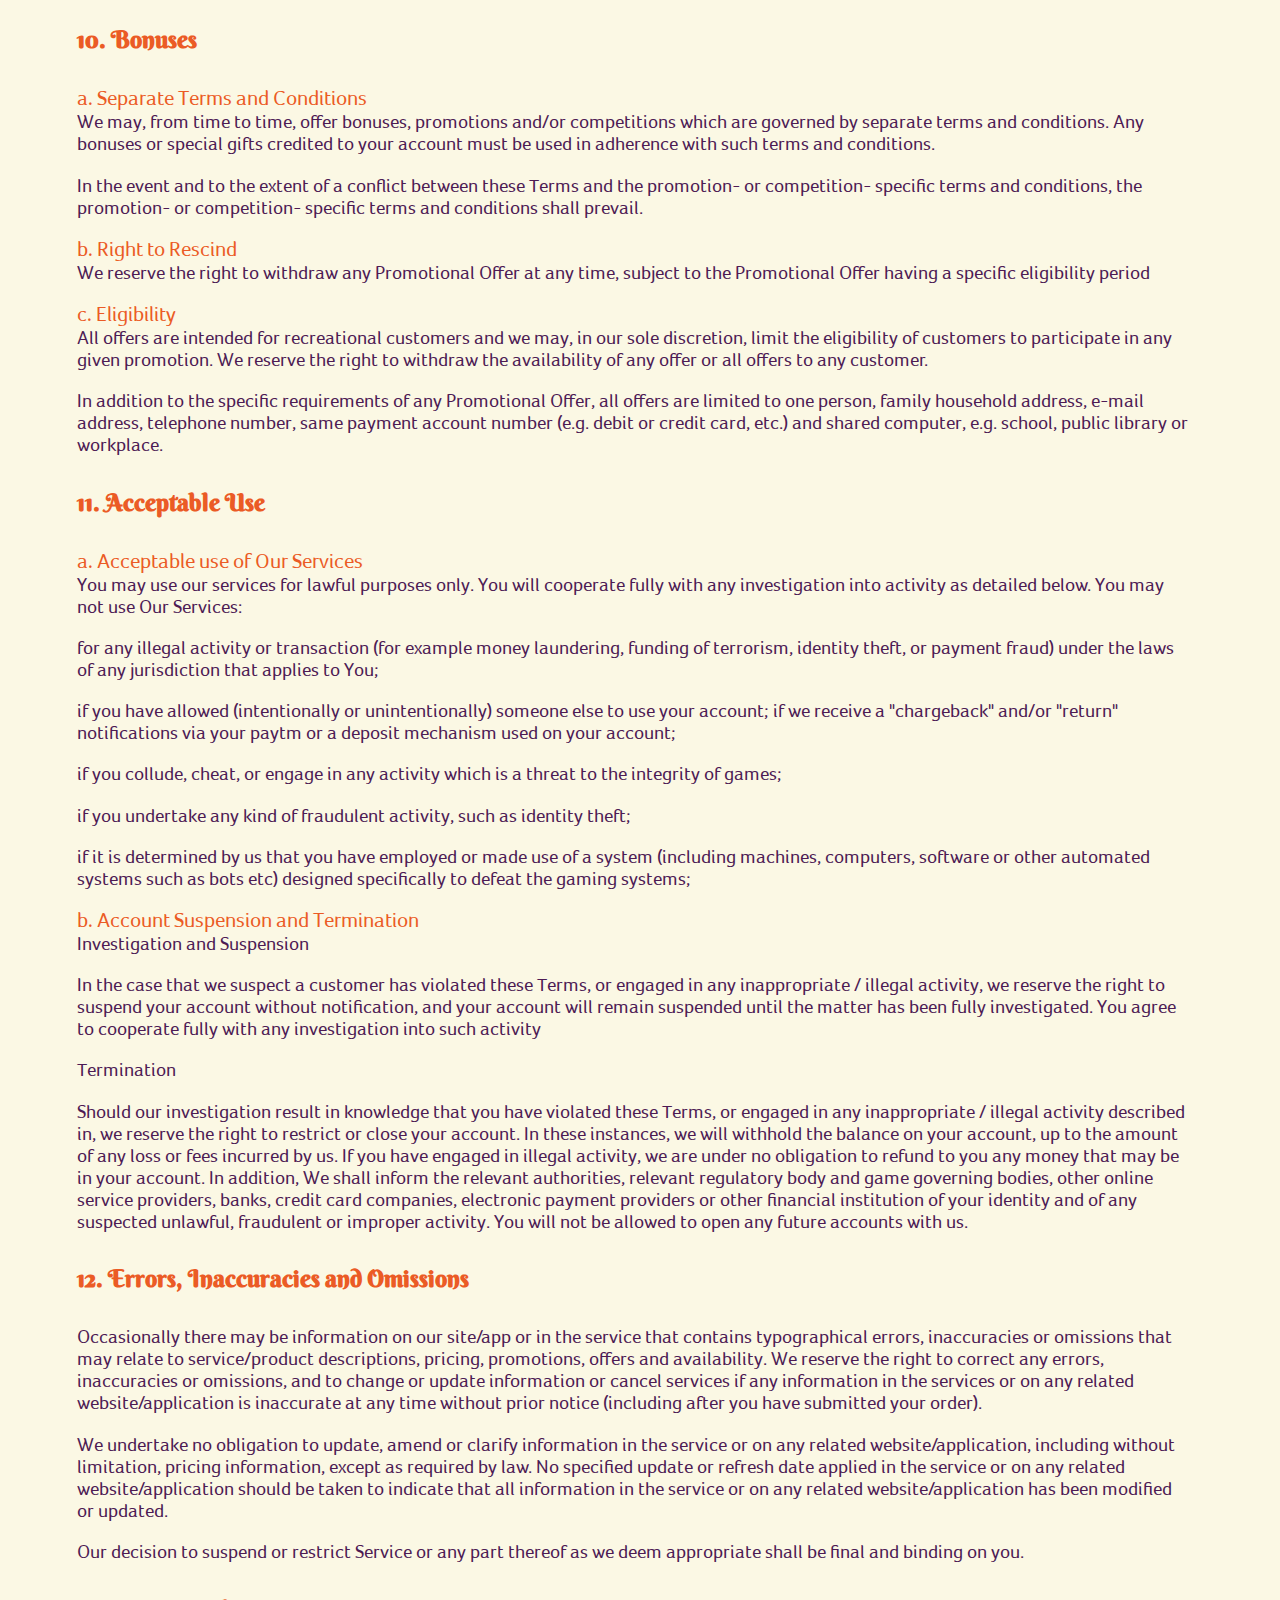
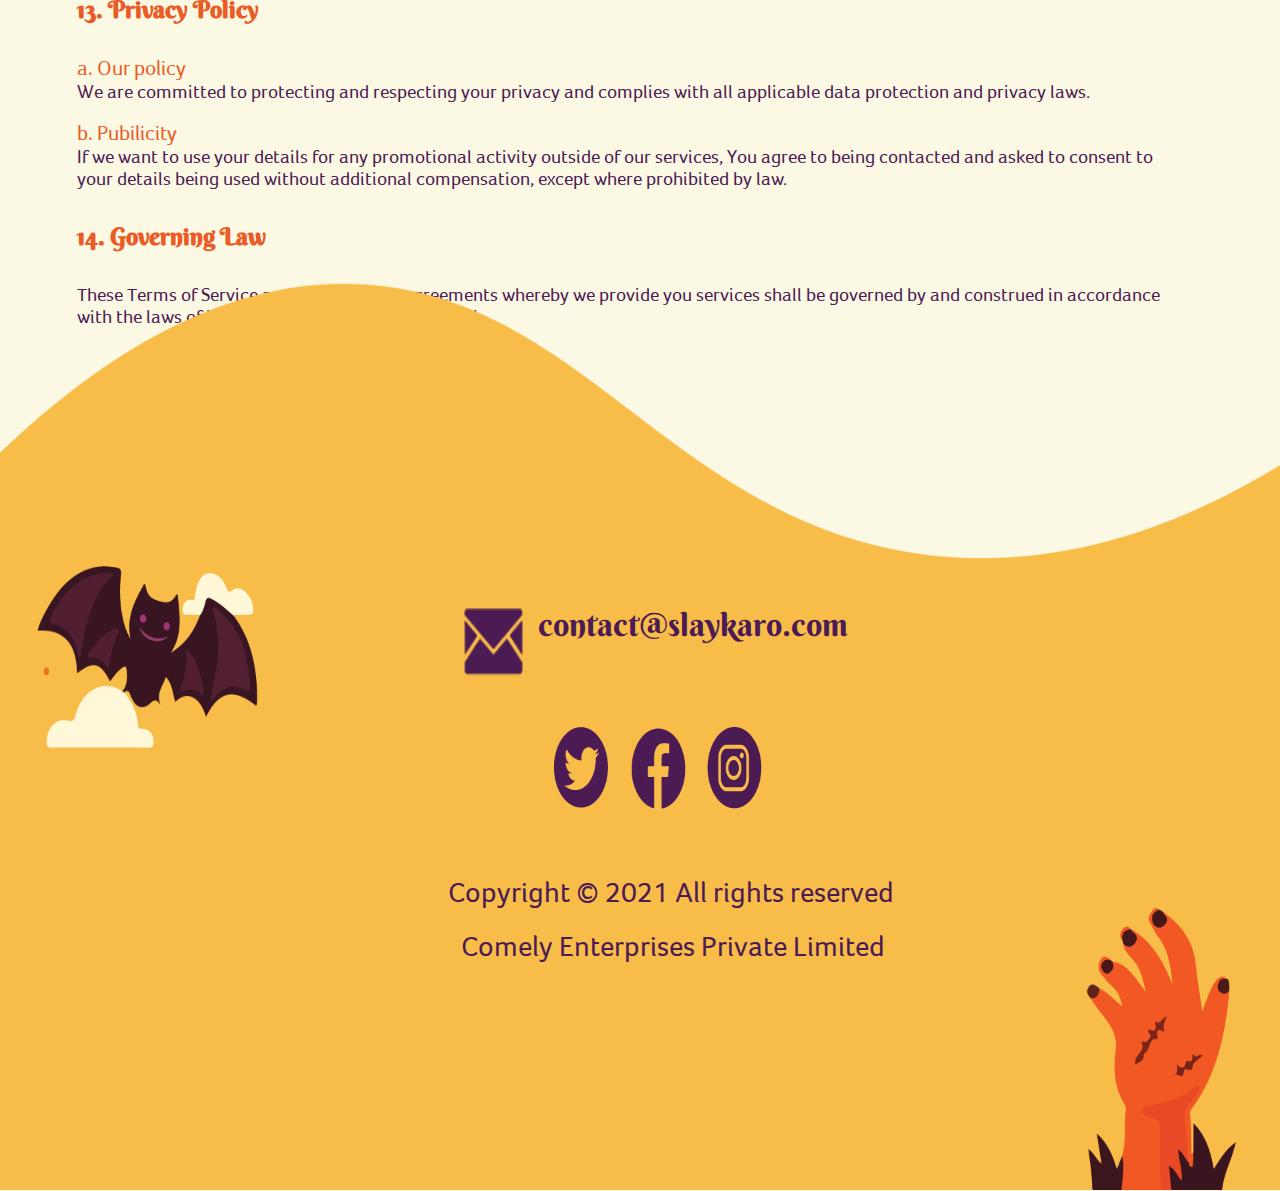
<file: terms.html>
<!DOCTYPE html>
<html lang="en" dir="ltr">
  <head>
    <meta charset="utf-8">
    <meta name="viewport" content="width=device-width, initial-scale=1">
    <title> Terms & Conditions | Slay Karo </title>
    <meta name="description" content="The new multi-player quiz battle - Slay Karo is here! Complete with the multiple players, answer the questions quickly, and get the big cash rewards. You can also instantly transfer your winnings to your PayTM wallet." />
   <meta name="keywords" content="SlayKaro APK download, SlayKaro playstore, SlayKaro win cash India, Play SlayKaro and win cash instantly, SlayKaro quiz, multi-player quiz"/>
   <meta name="google-site-verification" content="idaXR8jnU62odueXjh1zw7bA5HhFcPshBFGRhbSvmzA" />
   <link rel="icon" type="image/png" href="./images/logo.png">
    <link rel="stylesheet" href="./CSS/terms-style.css">
  </head>
  <body>
    <!-- HOME PAGE SECTION 1 DESKTOP VIEW  STARTS-->
    <section id="section-home">
      <div class="logo">
        <a href="index.html">
        <img src="./images/logo.png" alt="logo">
        </a>
      </div>
       <div class="nav_bar">
       <ul class="list">
          <li class="nav_tab"><a href="index.html" >Home</a></li>
          <li class="nav_tab"><a href="about-us.html"class="current">About us</a></li>
          <li class="nav_tab"><a href="download.html">Download</a></li>
          <li class="nav_tab"><a href="index.html#feature-sec">Features</a></li>
          <li class="nav_tab"><a href="index.html#testimonial-sec">Testimonials</a></li>
          <li class="nav_tab"><a href="index.html#contact-sec">Contact us</a></li>
          <li class="nav_tab"><a href="terms.html">Terms</a></li>
        </ul>
      </div>

      <div class="terms-heading">Terms & Conditions</div>

      <div class="text-1">
        Please read the following Terms of Access ("Terms of Access") carefully before registering on, accessing, browsing, downloading or using Slaykaro portal, which can be accessed via the slaykaro at website named "https://www.slaykaro.com", slaykaro, android stores and such other locations as uploaded (hereinafter collectively, the slaykaro Platform ) and run by Comely Enterprises Private Limited, having its registered office at A1/128, Sector-11, Rohini, Delhi-110085 on any device and before availing any services offered on the slaykaro Platform. PLEASE READ THESE TERMS OF USE CAREFULLY BEFORE PLAYING ANY MOBILE GAMES OR/AND USING SLAYKARO.
      </div>
      <!-- HOME PAGE SECTION 1 DESKTOP VIEW  ENDS-->

      <!-- HOME PAGE SECTION 1 MOBILE VIEW  STARTS-->
      <!-- ham -->
      <div class="drop-down">
        <img src="./images/hamburger-icon.png" alt="hamburger">
      </div>

      <div class="nav-ham">
        <div class="ham-cross">
          <img src="./images/close-button.png" alt="">
        </div>
        <div  class="yellow-ham-img">
          <img src="./images/menu-bar-bg.png" alt="">
          <div class="nav-ham-text">
            <!-- <div class="nav-text"> -->
              <ul class="nav-ham-list">
                <li class="ham-anchor"><a href="index.html" >Home</a></li>
                <li class="ham-anchor"><a href="about-us.html">About Us</a></li>
                <li class="ham-anchor"><a href="download.html">Download</a></li>
                <li class="ham-anchor"><a href="index.html#feature-sec">Features</a></li>
                <li class="ham-anchor"><a href="index.html#testimonial-sec">Testimonials</a></li>
                <li class="ham-anchor"><a href="index.html#contact-sec">Contact us</a></li>
                <li class="ham-anchor"><a href="terms.html">Terms</a></li>
              </ul>
            <!-- </div> -->
          </div>
        </div>
      </div>
    <!-- ham ends -->
      <!-- HOME PAGE SECTION 1 MOBILE VIEW  ENDS-->

    </section>

    <section id="section-term" >
      <div class="terms-condition">

        <div class="text-2">
          <h4>1. General Terms</h4>
          <div class="inner-text">
            By agreeing to these Terms of Service, you represent that you are at least the age of majority in your state or province of residence, or that you are the age of majority in your state or province of residence and you have given us your consent to allow any of your minor dependents to use this application.
          </div>
        </div>

        <div class="text-3">
          <h4>2. General Conditions</h4>
          <div class="inner-text">
            We reserve the right to refuse service to anyone for any reason at any time. You agree not to reproduce, duplicate, copy, sell, resell or exploit any portion of the Service, use of the Service, or access to the Service or any contact on the website/application through which the service is provided, without express written permission by us.

            <p>
              The headings used in this agreement are included for convenience only and will not limit or otherwise affect these Terms.
            </p>
          </div>
        </div>

        <div class="text-4">
          <h4>3. Acceptance</h4>
          <div class="inner-text">
            You agree that your use of Our Services is at your sole option, discretion and risk. In relation to your losses you shall have no claims whatsoever against us or any partner, or respective directors, officers or employees.
          </div>
        </div>

        <div class="text-5">
          <h4>4. Accuracy, Completeness and Timeliness of Information</h4>
          <div class="inner-text">
            We are not responsible if information made available on this site/app is not accurate, complete or current. The material on this site/app is provided for general information only and should not be relied upon or used as the sole basis for making decisions without consulting primary, more accurate, more complete or more timely sources of information. Any reliance on the material on this site/app is at your own risk. We reserve the right to modify the contents of this site/app at any time. You agree that it is your responsibility to monitor changes on our site/app.
          </div>
        </div>

        <div class="text-6">
          <h4>5. Modifications to the Services and Prices</h4>
          <div class="inner-text">
            Prices for our services are subject to change without notice. We reserve the right at any time to modify or discontinue the Service (or any part or content thereof) without notice at any time. We shall not be liable to you or to any third-party for any modification, price change, suspension or discontinuance of the Service.
          </div>
        </div>

        <div class="text-7">
          <h4>6. Products and Services</h4>
          <div class="inner-text">
            Certain services may be available exclusively online through the website/application. We have made every effort to display the maximum possible information on our website and application. We reserve the right, but are not obligated, to limit the sales of our Services to any person, geographic region or jurisdiction. We may exercise this right on a case-by-case basis. All descriptions of services or services pricing are subject to change at any time without notice, at the sole discretion of us. We reserve the right to discontinue any service at any time.

            <p>
              We do not warrant that the quality of any services, information, or other material purchased or obtained by you will meet your expectations, or that any errors in the Service will be corrected.
            </p>
          </div>
        </div>

        <div class="text-8">
          <h4>7. Accuracy of Billing and Account Information</h4>
          <div class="inner-text">
            We reserve the right to refuse any service you bought from us. We may, in our sole discretion, limit or cancel service purchased per person. In the event that we make a change to or cancel service, we may attempt to notify you by contacting the e-mail and/or phone number provided at the time the service request was made. We reserve the right to limit or prohibit new services.

            <p>
              You agree to promptly update your account and other information, including your email address, mobile number and other required information, so that we can complete your transactions and contact you as needed.
            </p>
          </div>
        </div>

        <div class="text-9">
          <h4>8. Third Party Links</h4>
          <div class="inner-text">
            <p>
              Certain content, products and services available via our Service may include materials from third-parties. Third-party links on this app may direct you to third-party website/applications that are not affiliated with us. We are not responsible for examining or evaluating the content or accuracy and we do not warrant and will not have any liability or responsibility for any third-party materials or website/applications, or for any other materials, products, or services of third-parties.
            </p>
            <p>
              We are not liable for any harm or damages related to the purchase or use of goods, services, resources, content, or any other transactions made in connection with any third-party website/applications. Please review carefully the third-party's policies and practices and make sure you understand them before you engage in any transaction. Complaints, claims, concerns, or questions regarding third-party products should be directed to the third-party.
            </p>
          </div>
        </div>

        <div class="text-10">
          <h4>9. Payment Details and Withdrawal</h4>
          <div class="inner-text">

            <p>
              <div class="terms-highlighted"> a. Withdrawing your funds</div>
              <div>You may withdraw your winnings by means of paytm.</div>

              <p>
                You agree that all withdrawals you make are governed by the following conditions: i. You need to invest/use 100% of the money/amount added to play games. Only the winning amount can be withdrawn. ii. We can ask you for KYC documents to verify your address and identity at any stage. Withdrawals will be permitted only from accounts for which such KYC process is complete. iii. You can choose to withdraw money from your user account at any time, subject to bonus/promotional money withdrawal restrictions.
              </p>
              <p>
                 Withdrawals attract processing charges as per the prevalent policy.
              </p>

              <p>
                 We will attempt our best to process your withdrawals in a timely manner, but there could be delays due to the time required for verification and completing the withdrawal transaction. We shall not be liable to pay you any form of compensation for the reason of delays in remitting payments to you from your user account.
              </p>

              <p>
                To be eligible to win a prize, you must be a resident of India and accessing the Services from India. If you are a prize winner living in India and physically present in India while accessing the services but not an Indian citizen, we will remit your winnings in Indian Rupees to the address given by you, provided, the address is within India.
              </p>

            </p>


            <p>
              <div class="terms-highlighted">
                b. Credit Checks
              </div>
              <div>
                We reserve the right to run credit checks on all cardholders with third party credit agencies on the basis of the information provided on registration.
              </div>
            </p>

            <p>
              <div class="terms-highlighted">
                c. Credit
              </div>
             <div>
               Participation on credit is prohibited.
             </div>
            </p>

            <p>
              <div class="terms-highlighted">
                d. Financial Institution
              </div>
             <div>
               Interest
             </div>
             <p>
               We is not a financial institution and thus any deposits made into your account are not due any interest payments on the deposit(s) whatsoever.
             </p>
             <p>
               No legal or tax advice
             </p>
             <p>
               We do not provide advice regarding tax and/or legal matters. Customers who wish to obtain advice regarding tax and legal matters are advised to contact appropriate advisors.
             </p>
             <p>
               You are solely responsible for any applicable taxes on any prizes and/or winnings that you collect.
             </p>
             <p>
               No arbitrage
             </p>
             <p>
               You are strictly prohibited from utilizing our systems to facilitate arbitrage. Where we deem that you have deliberately used the systems for financial gain through arbitrage, any gains will be forfeited and deducted from your balance without warning or notification.
             </p>

            </p>

          </div>
        </div>

        <div class="text-11">
          <h4>10. Bonuses</h4>
          <div class="inner-text">

            <p>
              <div class="terms-highlighted">
                a. Separate Terms and Conditions
              </div>
              <div>
                We may, from time to time, offer bonuses, promotions and/or competitions which are governed by separate terms and conditions. Any bonuses or special gifts credited to your account must be used in adherence with such terms and conditions.
              </div>
              <p>
                In the event and to the extent of a conflict between these Terms and the promotion- or competition- specific terms and conditions, the promotion- or competition- specific terms and conditions shall prevail.
              </p>
            </p>

            <p>
              <div class="terms-highlighted">
                b. Right to Rescind
              </div>
              <div>
                We reserve the right to withdraw any Promotional Offer at any time, subject to the Promotional Offer having a specific eligibility period
              </div>
            </p>

            <p>
              <div class="terms-highlighted">
                c. Eligibility
              </div>
              <div>
                All offers are intended for recreational customers and we may, in our sole discretion, limit the eligibility of customers to participate in any given promotion. We reserve the right to withdraw the availability of any offer or all offers to any customer.
              </div>
              <p>
                In addition to the specific requirements of any Promotional Offer, all offers are limited to one person, family household address, e-mail address, telephone number, same payment account number (e.g. debit or credit card, etc.) and shared computer, e.g. school, public library or workplace.
              </p>
            </p>
          </div>
        </div>

        <div class="text-12">
          <h4>11. Acceptable Use</h4>
          <div class="inner-text">
            <div class="terms-highlighted">
              a. Acceptable use of Our Services
            </div>
            <div>
              You may use our services for lawful purposes only. You will cooperate fully with any investigation into activity as detailed below. You may not use Our Services:
            </div>
            <p>
              for any illegal activity or transaction (for example money laundering, funding of terrorism, identity theft, or payment fraud) under the laws of any jurisdiction that applies to You;
            </p>
            <p>
              if you have allowed (intentionally or unintentionally) someone else to use your account; if we receive a "chargeback" and/or "return" notifications via your paytm or a deposit mechanism used on your account;
            </p>
            <p>
              if you collude, cheat, or engage in any activity which is a threat to the integrity of games;
            </p>
            <p>
              if you undertake any kind of fraudulent activity, such as identity theft;
            </p>
            <p>
              if it is determined by us that you have employed or made use of a system (including machines, computers, software or other automated systems such as bots etc) designed specifically to defeat the gaming systems;
            </p>

            <div class="terms-highlighted">
              b. Account Suspension and Termination
            </div>
            <div>
              Investigation and Suspension
            </div>
            <p>
              In the case that we suspect a customer has violated these Terms, or engaged in any inappropriate / illegal activity, we reserve the right to suspend your account without notification, and your account will remain suspended until the matter has been fully investigated. You agree to cooperate fully with any investigation into such activity
            </p>
            <p>
              Termination
            </p>
            <p>
              Should our investigation result in knowledge that you have violated these Terms, or engaged in any inappropriate / illegal activity described in, we reserve the right to restrict or close your account. In these instances, we will withhold the balance on your account, up to the amount of any loss or fees incurred by us. If you have engaged in illegal activity, we are under no obligation to refund to you any money that may be in your account. In addition, We shall inform the relevant authorities, relevant regulatory body and game governing bodies, other online service providers, banks, credit card companies, electronic payment providers or other financial institution of your identity and of any suspected unlawful, fraudulent or improper activity. You will not be allowed to open any future accounts with us.
            </p>

          </div>
        </div>

        <div class="text-13">
          <h4>12. Errors, Inaccuracies and Omissions</h4>
          <div class="inner-text">
            <p>
              Occasionally there may be information on our site/app or in the service that contains typographical errors, inaccuracies or omissions that may relate to service/product descriptions, pricing, promotions, offers and availability. We reserve the right to correct any errors, inaccuracies or omissions, and to change or update information or cancel services if any information in the services or on any related website/application is inaccurate at any time without prior notice (including after you have submitted your order).
            </p>
            <p>
              We undertake no obligation to update, amend or clarify information in the service or on any related website/application, including without limitation, pricing information, except as required by law. No specified update or refresh date applied in the service or on any related website/application should be taken to indicate that all information in the service or on any related website/application has been modified or updated.
            </p>
            <p>
              Our decision to suspend or restrict Service or any part thereof as we deem appropriate shall be final and binding on you.
            </p>
          </div>
        </div>

        <div class="text-14">
          <h4>13. Privacy Policy</h4>
          <div class="inner-text">
            <p>
              <div class="terms-highlighted">
                a. Our policy
              </div>
              <div>
                We are committed to protecting and respecting your privacy and complies with all applicable data protection and privacy laws.
              </div>
            </p>

            <p>
              <div class="terms-highlighted">
                b. Pubilicity
              </div>
              <div>
                If we want to use your details for any promotional activity outside of our services, You agree to being contacted and asked to consent to your details being used without additional compensation, except where prohibited by law.
              </div>
            </p>

            <p>
              <div class="text-15">
                <h4>14. Governing Law</h4>
              </div>
              <div>
                These Terms of Service and any separate agreements whereby we provide you services shall be governed by and construed in accordance with the laws of India and jurisdiction of New Delhi.
              </div>
            </p>


          </div>
        </div>

      </div>
  </section>




    <!-- DESKTOP VIEW : HOME PAGE SECTION 6 - FOOTER STARTS -->
    <section class="footer-1" id="footer-container">
      <div class="footer-text">
        <div class="email">
          <div class="email-img">
            <img src="./images/email-icon.png" alt="email">
          </div>
          <div class="email-text">
            <a href="mailto:contact@slaykaro.com">contact@slaykaro.com</a>
          </div>
        </div>
        <div class="social-media-icons">
          <div class="twitter">
            <a href=" https://twitter.com/ShootzupApp"><img src="./images/footer-twitter.png" alt="twitter"></a>
          </div>
          <div class="facebook">
            <a href="https://www.facebook.com/Shootzupapp"><img src="./images/footer-facebook.png" alt="facebook"></a>
          </div>
          <div class="insta">
            <a href="https://www.instagram.com/shootzupapp/"><img src="./images/footer-insta.png" alt="insta"></a>
          </div>
        </div>
        <div class="copyright">
          <div class="copyright-text">
            Copyright © 2021 All rights reserved
          </div>
          <div class="copyright-text-comely">
            Comely Enterprises Private Limited
          </div>
        </div>
      </div>
    </section>
    <!-- DESKTOP VIEW : HOME PAGE SECTION 6 - FOOTER ENDS -->


    <script type="text/javascript" src="./JS/script.js"></script>

  </body>
</html>
</file>
<file: CSS/style.css>
* {
    box-sizing: border-box;
}
html{
  scroll-behavior: smooth;
}
body{
  width: 100%;
  height:100%;
  overflow-x: hidden;/*Change made for left scroll*/
  margin:0;
  padding:0;
  background-color: #faf5e3;
  border-bottom:1px solid transparent;/*added to remove whitespace*/
  /* border:2px solid green; */
}
input:focus {
    outline: none;
    cursor: text;
    /* color: white; */
    /* font-size: 1.5rem; */
    /* font-family: 'Berkshire_Swash'; */
}
button{
  background: transparent;
  border: none;
}

button:focus {
    outline: none;
    border: none;

}
button:hover{
  cursor: pointer;
}
/* a:hover{
  cursor: pointer;
} */
@font-face {
  font-family: 'Berkshire_Swash';
  src: url('../Font/Berkshire_Swash/BerkshireSwash-Regular.ttf') format("truetype");
}
@font-face {
  font-family: 'Foco';
  src: url('../Font/foco-cufonfonts/FOCO.TTF') format("truetype");
}
@font-face {
  font-family:'FocoBold';
  src:url('../Font/foco-cufonfonts/FOCOBOLD.TTF') format("truetype");
}
/* remove arrow snipper from input type="number" element */
/* Chrome, Safari, Edge, Opera */
input::-webkit-outer-spin-button,
input::-webkit-inner-spin-button {
  -webkit-appearance: none;
  margin: 0;
}

/* Firefox */
input[type=number] {
  -moz-appearance: textfield;
}
/*removing arrow code ends*/

section{
  height: auto;
  width: 100%;
}
#section-home{
  height:58rem;
  width:auto;
  position:relative;
  background-image: url('../images/home_bg_2.png');
  background-size: 100% 100%;
  background-repeat: no-repeat;
  /* border:2px solid black; */
}
.logo{
  display: inline-block;
  position: absolute;
  height: 14rem;
  width:15rem;
  left:9px;
  /* border:2px solid black; */
}
.logo img{
  height:100%;
  width:100%;
}

.nav_bar{
  width:100%;
  height: 6rem;
  position: relative;
  top: 5px;
  padding-bottom: 2vw;

  /* border: 1px solid red; */

}
.nav_bar ul{
  list-style: none;
  display: inline-block;
  position: absolute;
  top: 4vh;
  left: 20%;/*18%*/
  font-size: 1.5rem;
}
.nav_bar a{
  text-decoration: none;
  font-family: "Berkshire_Swash";
  color: #4d1b54;
  padding-bottom: 15px;
}

.nav_tab {
  display: inline;
  padding: 0.7vw;
  text-align: center;
}
.nav_tab div{
  display: inline;
}
.nav_tab:hover{
  border: none;
  border-bottom: 2px solid #aa6227;
  border-radius: 2px;
}

.nav_tab:first-child{
  border: none;
  border-bottom: 2px solid #aa6227;
  border-radius: 2px;
}


/****/
.phone_no_input{
  position: relative;
  top: 50vh;
  left: 6vw;
  color: white;
  height: 50vh;
  width: 42vw;
  /* border: 2px solid; */
}

.dare_to_play{
  /* border: 1px solid lightgreen; */
  letter-spacing: 0.2vw;
  font-size: 5rem;
  font-family: "Berkshire_Swash";
}

.input-below{
  position: absolute;
  left:5rem;
  top:10rem;
  height: 3px;
  width: 30vw;
  border-radius: 5px;
  background-color: white;
}

#code{
  position: absolute;
  left:5rem;
  top:8rem;
  font-family: "Foco";
  letter-spacing: 0.1vw;
  font-size: 2rem;
}

.mob_no_input{
  position: absolute;
  left:9rem;
  top:8rem;
  background: transparent;
  border: none;
  opacity: 1;
  height: 5vh;
  width: 22vw;
  margin-top: 0.7vh;
  font-family: "Foco";
  color: white;
  font-size: 2rem;
}

.get_app_link_button{
  position: absolute;
  background-image: url('../images/get-app-link-buttonText.png');
  background-repeat: no-repeat;
  background-size: contain;
  /* height: 10vh;
  width: 17vw; */
  top: 30vh;
  left:10vw;
  height: 20vh;
  width: 20vw;
  /* border: 2px solid; */
}
.get_app_link_button button{
  position: absolute;
  top: 3vh;
  height: 10vh;
  width: 20vw;
  /* border: 2px solid blue; */
}
/***/
/*navbar header mobile starts*/
.drop-down{
  /* display: inline-block; */
  display: none;
  position: absolute;
  height: 9vh;
  width: 10vw;
  top: 10vh;
  right: 5%;
  /* border:2px solid red; */
}
.drop-down img{
  height: 100%;
  width: 100%;
}
.drop-down button{
    height: 8vh;
    width: 9vw;
    /* border:2px solid aliceblue; */
}
.ham-burger-icon{
  width: 35px;
  height: 5px;
  border-radius: 2px;
  background-color: orange;
  margin: 6px 0;
}
.nav-ham{
  /* display: none; */
  position: fixed;
  top: 0;
  height: 156vh;
  width: 0;
  transition: 0.5s;
  right: 0;
  overflow: hidden;
  z-index: 1;
}
.yellow-ham-img{
  /* bottom: 0; */
  display: inline-block;
  text-align: center;
  height: 148vh;
  width: 45.5vw;
}

.yellow-ham-img img{
  height: 100%;
  width: 100%;
}
.ham-cross{
  position: absolute;
  right: 0;
  top: 4vh;
  height: 6vh;
  width: 9vw;
  color: white;
}
.ham-cross img{
  height: 100%;
  width: auto;
}
.ham-cross button{
  height: 7vh;
  /* width: 9vw;
  border:2px solid red; */
}
.nav-ham-text{
  /* border: 1px solid green; */
  height: 120vh;
  /* left: 2vw; *//*changed for placing menu text at center*/
  left: -4vw;/*changed for placing menu text at center*/
  width: 41vw;
  position: relative;
  bottom: 139vh;
}
.nav-ham-list ul{
  position: absolute;
  height: 20vh;
  width: 30vw;
  /* border: 1px solid red; */
  /* text-decoration: none; */
}

.nav-ham-list > li{
  list-style: none;
}

.nav-ham-list > li > a{
  font-family: "Berkshire_Swash";
  /* font-size: 5.5vw; */
  letter-spacing: 0.2vw;
  color: #4d1b54;
  opacity: 1;
  font-size:1.5rem /*3.5vw*/;
  line-height: 12vh;
}

.ham-anchor > a{
  text-decoration: none;
}
.ham-nav-icons{
  display: inline-block;
  /* border: 1px solid red; */
  height: 10vh;
  width: 7vw;
  position: relative;
  top: 5vh;
  margin-right: 2vw;
}

/*navbar header mobile ends*/

/* feature section css starts */
.features{
  position:relative;
  height:200vh;
  width: 100%;
  background-image: url('../images/features-section.png');
  background-size: 100% 100%;
  background-repeat: no-repeat;
  top:-21vh;
  z-index:-1;
  /* border:2px solid brown; */
}
.features-heading{
    position: absolute;
    /* height: auto; */
    width:100%;
    /* width: 35vw; */
    font-size: 5rem;
    font-family: "Berkshire_Swash";
    letter-spacing: 0.2vw;
    color: #4d1b54;
    text-align: center;
    top: 20vh;
    /* border: 1px solid black; */
}
.instant-withdrawl{
    position: absolute;
    height: 40vh;
    width: 36vw;
    left: 54vw;
    top: 46vh;
    /* border: 1px solid black; */
}
.win-real-cash{
  position: absolute;
  height: 45vh;
  width: 38vw;
  left: 9vw;
  top: 118vh;
  /* border: 1px solid black; */

}
.heading{
  font-size: 3rem;
  font-family: "Berkshire_Swash";
  letter-spacing: 0.2vw;
  color: #eb5b25;
  text-align: center;
  line-height: 12vh;

}
.body{
  position: absolute;
  top:20vh;
  font-size: 1.8rem;
  font-family: "Foco";
  letter-spacing: 0.2vw;
  color: black;
  text-align: center;
}


/* feature section css ends */

/* testimonial section css starts */
.testimonials{
  position:relative;
  height:200vh;
  width: 100%;
  background-image: url('../images/testimonial-bg.png');
  background-size: 100% 100%;
  background-repeat: no-repeat;
  top: -52vh;
  /* z-index:1; */
  /* border:2px solid red; */
}
.testimonials-heading{
  position: absolute;
    height: auto;
    width: 100%;
    font-size: 5rem;
    font-family: "Berkshire_Swash";
    letter-spacing: 0.2vw;
    color: #4d1b54;
    text-align: center;
    top:30vh;
    /* border: 1px solid black; */
}
.testimonial-1{
  display: block;
  position: absolute;
  height: 64vh;
  width: 20vw;
  top: 60vh;
  left: 8vw;
  background-image: url('../images/testimonial-1,3-bg.png');
  background-size: cover;
  background-repeat: no-repeat;
  box-shadow: 5px 5px 25px #231f20;
  border-radius: 40px;
  /* border:2px solid green; */

}
/* .testimonial-1 img{
  height: 100%;
  width:100%;
} */
.testimonial-2{
  display: block;
  position: absolute;
  height: 64vh;
  width: 20vw;
  top: 60vh;
  left: 39vw;
  background-image: url('../images/testimonial-2-bg.png');
  background-size: cover;
  background-repeat: no-repeat;
  box-shadow: 5px 5px 25px #231f20;
  border-radius: 27px;
  /* border:2px solid green; */
}
.testimonial-3{
  display: block;
  position: absolute;
  height: 64vh;
  width: 20vw;
  top: 60vh;
  left: 70vw;
  background-image: url('../images/testimonial-1,3-bg.png');
  background-size: cover;
  background-repeat: no-repeat;
  box-shadow: 5px 5px 25px #231f20;
  border-radius: 27px;
  /* border:2px solid green; */
}
.photo{
  position: absolute;
  height: 24vh;
  width: 12vw;
  top: 2vh;
  left: 4.4vw;
  /* border: 2px solid black; */
}
.photo img{
  height:100%;
  width:100%;
}
.text{
  position: absolute;
  height: 28vh;
  left: 0.8vw;
  width: 18vw;
  top: 30vh;
  font-family: "Foco";
  text-align: center;
  /* border: 2px solid black; */
}
.text-heading{
  font-size: 1.8rem;
  letter-spacing: 0.2vw;
  color: #faf5e3;
  font-weight: bold;
}
.text-body{
  position: absolute;
  top: 10vh;
  font-size: 1.2rem;
  letter-spacing: 0.2vw;
  color: #faf5e3;
  font-weight: bold;
}
.text-heading-test2{
  font-size: 1.8rem;
  letter-spacing: 0.2vw;
  color: black;
  font-weight: bold;
}
.text-body-test2{
  position: absolute;
  top: 10vh;
  font-size: 1.2rem;
  letter-spacing: 0.2vw;
  color: black;
  font-weight: bold;
}
/* mobile view testimonial starts */
.aboutus-leftarrow{
  display:none;
  position: absolute;
  height:4rem;
  width:5.5%;
  top:85vh;
  left:0.5vw;
  background-image: url('../images/arrow-left.png');
  background-size: 100% 100%;
  background-repeat: no-repeat;
  /* border:2px solid red; */
}
.aboutus-leftarrow button{
  position: absolute;
  height:4rem;
  width:100%;
  /* top:1vh;
  left:0.5vw; */
  /* border:2px solid black; */
}
.aboutus-rightarrow{
  display: none;
  position: absolute;
  height:4rem;
  width:5.5%;
  top:85vh;
  left:94vw;
  background-image: url('../images/arrow-right.png');
  background-size: 100% 100%;
  background-repeat: no-repeat;
  /* border:2px solid red; */
}
.aboutus-rightarrow button{
  position: absolute;
  height:4rem;
  width:100%;
  /* top:1vh;
  left:93vw; */
  /* border:2px solid black; */
}

/*Adding over class to reduce opacity of arrow*/
.over{
  opacity:0.2;
}
/*Adding over class to reduce opacity of arrow ends*/
/* mobile view testimonial ends */
/* testimonial section css sends */

/* download section css starts */
.downloads{
  position:relative;
  height:334vh;/*334*/
  width: 100%;
  background-image: url('../images/dowload-bg.png');
  background-size: cover;
  background-repeat: no-repeat;
  /* top: -112vh; *//*commented to add below code for adding link in download heading*/
  top: -139vh;
  z-index:-1;
  /* border:2px solid blue; */
}
.downloads-heading{
  /* position: absolute;
  height: 28vh;
  width: 28vw;
  left: 38vw;
  top: 40vh; *//*commented to add below code for adding link*/
  position: relative;
  height: 28vh;
  width: 28vw;
  left: 38vw;
  top: -83vh;
  cursor:pointer;
  /* border: 1px solid black; */
}
.downloads-heading img{
  height:100%;
  width:100%;
}
/* .anchor-download{
  display: block;
  position:absolute;
  z-index:1;
} */
.game-screen{
  position: absolute;
  height: 160vh;
  width: 98%;
  top: 70vh;
  left:1vw;
  /* border:2px solid black; */
}
.game-screen1{
  display: block;
  position: absolute;
  height: 100vh;
  width: 27vw;
  top: -4vh;
  left: -3vw;
  background-image: url('../images/game-screen1.png');
  background-size: cover;
  background-repeat: no-repeat;
  /* border: 2px solid green; */
}
.game-screen2{
  display: block;
  position: absolute;
  height: 104vh;
  width: 29vw;
  top: 25vh;
  left: 20vw;
  background-image: url('../images/game-screen2.png');
  background-size: cover;
  background-repeat: no-repeat;
  /* border: 2px solid green; */
}
.game-screen3{
  display: block;
  position: absolute;
  height: 104vh;
  width: 28.5vw;
  top: 45vh;
  left: 44vw;
  background-image: url('../images/game-screen3.png');
  background-size: cover;
  background-repeat: no-repeat;
  /* border: 2px solid green; */
}
.game-screen4{
  display: block;
  position: absolute;
  height: 100vh;
  width: 28vw;
  top: 1vh;
  left: 70vw;
  background-image: url('../images/game-screen4.png');
  background-size: cover;
  background-repeat: no-repeat;
  /* border: 2px solid green; */
}
/* download section css ends */

/* contact section css starts */
.contact-section{
  /* display: block; */
  position:relative;
  height:215vh/*334vh*/;
  width: 100%;
  /* left:20vw; */
  background-image: url('../images/contact-us-bg(pc).png');
  background-size: 100% 100%;
  background-repeat: no-repeat;
  /* top: -165vh; *//*commented to add below code for adding link to download heading*/
  top:-195vh;
  /* z-index:-1; */
  /* border:2px solid yellow; */
}

.contact-heading{
  position: absolute;
  height: auto;
  width: 100%;
  font-size: 5rem;
  font-family: "Berkshire_Swash";
  letter-spacing: 0.2vw;
  color: #4d1b54;
  text-align: center;
  /* margin-top: 32vh; */
  top:40vh;
  /* border: 1px solid black; */

}

.form-in{
  position: absolute;
  top:71vh/*80vh*/;
  left:5vw;
  width: 90%;
  /* border:2px solid black; */
}
.contact-form{
  width: 100%;
}

.name-n-mobile{
  display:flex;
  width: 100%;
  justify-content:space-between;
}
.contact-name-mobile{
  display:inline-block;
  width: 42%;
}

.nam-mob-head{
  letter-spacing: 0.2vw;
  font-size: 2rem;/*2.5vw*/
  font-family: 'Berkshire_Swash';
  color: #4d1b54;
  margin-bottom: -7px;
}
.n-m-input{
  background: transparent;
  border-color: #4d1b54;

  border-radius: 2px;
  border-top: none;
  border-left: none;
  border-right: none;
  opacity: 1;
  height: 40px;
  width: 100%;
  font-family: 'Foco';
  color: #4d1b54;
  font-size: 1.4rem;
  padding-top: 14px;
}

.form-heading-internal{

  letter-spacing: 0.2vw;
  font-size: 2rem;
  font-family: 'Berkshire_Swash';
  color: #4d1b54;
}

#email-head{
  margin-bottom: 10px;
}
#message-head{
  margin-bottom: 50px;
}
.email-message{
  background: transparent;
  border-color: #4d1b54;

  border-radius: 2px;
  border-top: none;
  border-left: none;
  border-right: none;
  opacity: 1;
  height: 40px;
  width: 100%;
  margin-top:-20px;
  font-family: 'Foco';
  color: #4d1b54;
  font-size:1.4rem;
}

.submit-button{
  position: absolute;
  left:35vw;
  top:70vh;
  width: 22vw;
  height:15vh;
  background: transparent;
  text-align: center;
  /* border:2px solid black; */
}
.submit-button button{
  background: transparent;
  border: none;
}
.submit-button img{
  width: 100%;
  height: 100%;
}
.submit-button button:hover{
  cursor: pointer;
}
/* contact section css ends */

/*footer section css starts*/
.footer-1{
  position:relative;
  height:100vh;
  width: 100%;
  background-image: url('../images/footer-bg-with-image.png');
  background-size: 100% 100%;
  background-repeat: no-repeat;
  top: -223vh;
  /* z-index:-4; */
  margin-bottom:-223vh;/*to remove whitespace after footer section*/
  /* border:2px solid blue; */
}
.footer-text{
  position: absolute;
  top:52vh;
  left:25vw;
  height: 40vh;
  width:50%;
  /* border:2px solid black; */
}
.email{
  position: absolute;
  /* top:10vh; */
  left:11vw;
  height: 10vh;
  width:70%;
  /* border:2px solid green; */
}
.email-img{
  position: absolute;
  height:8vh;
  width:5vw;
  /* border:1px solid red; */
}
.email-img img{
  height:100%;
  width:100%;
}
.email-text{
  position: absolute;
  height:10vh;
  width:25vw;
  left:6vw;
  font-size: 2rem;
  font-family: "Berkshire_Swash";
  /* color:#4d1b54; */
  /* border:1px solid red; */
}
.email-text a{
  text-decoration: none;
  color:#4d1b54;
}

.social-media-icons{
  position: absolute;
  top:10vh;
  left:12vw;
  height: 15vh;
  width:70%;
  /* border:2px solid green; */
}
.twitter{
  position: absolute;
  height:10vh;
  width:4.8vw;
  left:6vw;
  top:3vh;
  /* border:2px solid red; */
}
.twitter img{
  height:100%;
  width:100%;
}
.facebook{
  position: absolute;
  height:10vh;
  width:4.8vw;
  left:12vw;
  top:3vh;
  /* border:2px solid blue; */
}
.facebook img{
  height:100%;
  width:100%;
}
.insta{
  position: absolute;
  height:10vh;
  width:4.8vw;
  left:18vw;
  top:3vh;
  /* border:2px solid violet; */
}
.insta img{
  height:100%;
  width:100%;
}
.copyright{
  position: absolute;
  top:30vh;
  left:10vw;
  height: 15vh;
  width:70%;
  /* border:2px solid green; */
}
.copyright-text{
  position: absolute;
  /* top:30vh; */
  /* left:10vw; */
  /* height: 15vh; */
  width:100%;
  font-size: 1.8rem;
  font-family: "Foco";
  color:#4d1b54;
  /* border:2px solid red; */
}
.copyright-text-comely{
  position: absolute;
  top:6vh;
  left:1vw;
  width:100%;
  font-size: 1.8rem;
  font-family: "Foco";
  color:#4d1b54;
  /* border:2px solid blue; */
}
/*footer section css ends*/

/* snackbar css starts */
#snackbar{
  background-image: url('../images/header-bg.png');
  background-size: cover;
  background-position: center;
  background-repeat: no-repeat;
  background-color:black;
  min-width: 300px;
  color:#4d1b54;
  text-align: center;
  /* padding:80px 20px; */
  padding:20px 20px;
  position: fixed;
  left:38%;
  /* bottom:10rem; */
  bottom:3rem;
  font-size: 1.5rem;
  border-radius: 20px;
  font-family: 'Berkshire_Swash';
  visibility: hidden;
}
#snackbar.show {
  visibility: visible;
  /* -webkit-animation: fadein 1s, fadeout 0.5s 2.5s
  animation: fadein 1s, fadeout 0.5s 2.5s */
}

#snackbar1{
  background-image: url('../images/header-bg.png');
  background-size: cover;
  background-position: center;
  background-repeat: no-repeat;
  background-color:black;
  min-width: 300px;
  color:#4d1b54;
  text-align: center;
  /* padding:80px 20px; */
  padding:20px 20px;
  position: fixed;
  /* bottom:10rem; */
  left:38%;
  bottom:3rem;
  font-size: 1.5rem;
  border-radius: 20px;
  font-family: 'Berkshire_Swash';
  visibility: hidden;
}
#snackbar1.show {
  visibility: visible;
  /* -webkit-animation: fadein 1s, fadeout 0.5s 2.5s
  animation: fadein 1s, fadeout 0.5s 2.5s */
}
/* snackbar css ends */


@media only screen and (max-width: 760px){
  #section-home {
    height: 57rem;
    background-image: url('../images/bg(phone).png');

  }
  .logo {
    height: 11rem;
    width: 11rem;
  }
  .nav_bar{
    display: none;
  }
  .drop-down{
    display: inline-block;
  }
  .phone_no_input {
    top: 72vh;
    height: 55vh;
    width: 58vw;
  }
  .dare_to_play {
    font-size: 4rem;
  }
  #code {
    left: 2rem;
    top: 7rem;
  }
  .input-below {
    left: 3rem;
    top: 9.5rem;
    width:43vw;
  }
  .mob_no_input {
    left: 7rem;
    top: 7rem;
    width: 30vw;
  }
  .get_app_link_button {
    width: 35vw;
    left: 10vw;
    top:36vh;
    height:23vh;
  }
  /* features section css starts */
  .features{
    height:252vh;
    top:-25vh;
    background-image: url('../images/features(phone).png');
    /* border:2px solid brown; */
  }
  .features-heading{;
      font-size: 4rem;
      top: 20vh;
  }
  .instant-withdrawl{
      height: 40vh;
      width: 43vw;
      left: 30vw;
      top: 90vh;
      /* border: 1px solid black; */
  }
  .win-real-cash{
    position: absolute;
    height: 45vh;
    width: 52vw;
    left: 27vw;
    top: 180vh;
    /* border: 1px solid black; */
  }
  .heading{
    font-size: 2rem;
    line-height: 12vh;
  }
  .body{
    top: 13vh;
    font-size: 1.8rem;
  }
  /* feature section css ends */
  /* testimonial section css starts */
  .testimonials {
    top: -56vh;
    /* border: 2px solid red; */
  }
  .testimonials-heading {
    font-size: 4rem;
  }
  .testimonial-1{
    display: block;
    height: 71vh;
    width: 31vw;
    top: 60vh;
    /* left:6vw; */
    left: 35vw;
    /* border:2px solid green; */
  }
  .testimonial-2{
    display:none;
    height: 71vh;
    width: 31vw;
    top: 60vh;
    left:/* 70vw;*/40vw;
    /* border:2px solid green; */

  }
  .testimonial-3{
    display:none;
    height: 71vh;
    width: 31vw;
    top: 60vh;
    left: /*105vw;*/60vw;
    /* border:2px solid green; */

  }

  .photo {
    height: 26vh;
    width: 17vw;
    top: 2vh;
    left: 7.4vw;
  }
  .text {
    width: 29vw;
    /* border: 2px solid black; */
  }
  .aboutus-leftarrow{
    display: block;
  }
  .aboutus-rightarrow{
    display: block;
  }

  /* testimonial section css ends */
  /* download section css starts */
  .downloads {
    top: -116vh;
    z-index: -1;
    /* border: 2px solid blue; */
  }
  .downloads-heading {
    height: 25vh;
    width: 43vw;
    left: 31vw;
    top: 33vh;
  }
  .game-screen1{
    display: none;
  }
  .game-screen2 {
    height: 111vh;
    width: 45vw;
    top: -10vh;
    left: 5vw;
    /* border: 2px solid green; */
  }
  .game-screen3 {
    height: 114vh;
    width: 45.5vw;
    top: 31vh;
    left: 49vw;
    /* border: 2px solid green; */
  }
  .game-screen4{
    display: none;
  }
  /* download section css ends */
  /* contact section css starts */
  .contact-section {
    background-image: url('../images/contact-us-bg(phone).png');
    top: -155vh;
  }
  .contact-heading {
    font-size: 4rem;
  }
  .submit-button {
    left: 33vw;
    top: 79vh;
    width: 31vw;
    /* border: 2px solid black; */
  }
  /* contact section css ends */
  /* footer section css starts */
  .footer-1 {
    top: -204vh;
  }
  .email {
    left: 2vw;
  }
  .email-img {
    height: 6vh;
    top: 1vh;
  }
  .email-text {
    font-size: 1.8rem;
  }
  .social-media-icons {
    left: 14vw;
    height: 14vh;
    width: 41%;
    /* border: 2px solid green; */
  }
  .twitter{
    height: 9vh;
    width:5.8vw;
    top:2vh;
    left:0vw;
  }
  .facebook{
    height: 9vh;
    width:5.8vw;
    top:2vh;
    left:7vw;
  }
  .insta{
    height: 9vh;
    width:5.8vw;
    top:2vh;
    left:14vw;
  }
  .copyright {
    /* top: 25vh; */
    left: 0vw;
    height: 15vh;
    width: 100%;
    /* border: 2px solid green; */
  }
  .copyright-text {
    width: 100%;
    font-size: 1.5rem;
    /* border: 2px solid red; */
  }
  .copyright-text-comely {
    font-size: 1.5rem;
    /* border: 2px solid blue; */
  }
  /* footer section css ends */
  #snackbar {
    left: 32%;
  }
  #snackbar1 {
    left: 32%;
  }

}

@media only screen and (max-width: 414px){
.drop-down {
    height: 7vh;
    width: 14vw;
    top: 6vh;
    right: 5%;
}
.drop-down button {
    height: 6vh;
    width: 13vw;
}
.logo {
    height: 8rem;
    width: 9rem;
}
#section-home {
    height: 41rem;
    background-image: url('../images/bg(phone).png');
}
.ham-cross {
    /* position: absolute; */
    right: 27px;
    top: 3vh;
    height: 11vh;
    width: 18vw;
    /* border: 2px solid red; */
}
.ham-cross button {
  height: 5vh;
  width: 11vw;
  /* border: 2px solid #00ff70; */
  right: 9px;
  position: absolute;
}
.nav-ham-list > li > a {
    font-size: 1.3rem;
    line-height: 4rem;
}
.phone_no_input {
    top: 33vh;
    height: 26vh;
    width: 89vw;
    /* border:2px solid; */
}
.dare_to_play {
    font-size: 3rem;
}
#code {
    top: 5rem;
    font-size:1.8rem;
}
.input-below {
    top: 7.5rem;
    width: 54vw;
}
.mob_no_input {
    left: 6rem;
    top: 4.6rem;
    width: 43vw;
    font-size:1.8rem;
}
.get_app_link_button button {
    height: 8vh;
    width: 50vw;
    top:0vh;
    /* border: 2px solid blue; */
}
.get_app_link_button {
    width: 50vw;
    left: 9vw;
    top: 17vh;
    height: 11vh;
    /* border:2px solid; */
}
.features {
    height: 161vh;
    top:-21vh;
    /* border: 2px solid brown; */
}
.features-heading {
    font-size: 3rem;
    top: 18vh;
}
.instant-withdrawl {
  height: 19vh;
  width: 71vw;
  left: 15vw;
  top: 59vh;
  /* border: 1px solid black; */
}
.heading {
    /* font-size: 2rem; */
    line-height: 5vh;
}
.body {
    top: 8vh;
    font-size: 1.5rem;
}
.win-real-cash {
  height: 20vh;
  width: 74vw;
  left: 14vw;
  top: 114vh;
  /* border: 1px solid black; */
}
.testimonials{
  top:-47vh;
  height: 131vh;
}
.testimonials-heading {
    font-size: 3.5rem;
    top:21vh;
}

.testimonial-1 {
    height: 46vh;
    width: 50vw;
    top: 36vh;
    left: 25vw;
}
.photo {
    height: 14vh;
    width: 23vw;
    top: 1vh;
    left: 13.4vw;
}
.text {
    width: 44vw;
    left: 3.8vw;
    top:16vh;
    /* border: 2px solid black; */
}
.aboutus-leftarrow {
    width: 8.5%;
    top: 52vh;
    left:1.5vw;
}
.aboutus-rightarrow {
    width: 8.5%;
    top: 52vh;
    left:90vw;
}
.downloads {
    height: 179vh;
    background-size: 133% 100%;
}
/* .downloads-heading {
    height: 14vh;
    width: 51vw;
    left: 25vw;
    top: 49vh;
} */ /*commented for adding below code for adding link*/
.downloads-heading {
    height: 14vh;
    width: 51vw;
    left: 25vw;
    top: -59vh;
}
.game-screen {
  height: 56vh;
  top: 60vh;
    /* border: 2px solid black; */
}
.game-screen2 {
  height: 45vh;
  width: 51vw;
  top: 0vh;
  left: 0vw;
    /* border: 2px solid green; */
}
.game-screen3 {
  height: 48vh;
  width: 53.5vw;
  top: 9vh;
  left: 43vw;
    /* border: 2px solid green; */
}
.contact-section {
    top: -139vh;
    height: 115vh;
    /* border:2px solid yellow; */
}
.contact-heading {
    font-size: 3rem;
    top:15vh;
}
.form-in {
    top: 30vh;
    /* border: 2px solid black; */
}
.submit-button {
    left: 24vw;
    top: 45vh;
    width: 45vw;
    height:8vh;
    /* border: 2px solid black; */
}
.nam-mob-head {
    font-size: 1.6rem;
}
.form-heading-internal {
    font-size: 1.6rem;
}
.footer-1 {
    top: -166vh;
    height:48vh;
}
.footer-text {
    top: 22vh;
    height: 21vh;
    width: 69%;
    left:16vw;
    /* border: 2px solid black; */
}
.email {
    height: 5vh;
    width: 77%;
    left: 7vw;
    /* border: 2px solid green; */
}

.email-img {
    height: 3vh;
    top: 0.4vh;
}
.email-text {
    font-size: 1.2rem;
}
.twitter {
    /* height: 6vh;
    width: 6.8vw; */
    height: 5vh;
    width: 7.8vw;
    top: 0vh;
}
.facebook {
  height: 5vh;
  width: 7.8vw;
  left:8vw;
  top: 0vh;
}
.insta {
  height: 5vh;
  width: 7.8vw;
  left:16vw;
  top: 0vh;
}
.social-media-icons {
    height: 7vh;
    top:5vh;
    left: 21vw;
    width: 32%;
    /* border: 2px solid green; */
}
.copyright {
    top: 12vh;
    height: 8vh;
    /* border: 2px solid green; */
}
.copyright-text {
    font-size: 1.1rem;
}
.copyright-text-comely {
    font-size: 1.1rem;
    top:4vh;
    /* border: 2px solid blue; */
}
#snackbar {
    left: 15%;
    bottom:20rem;
    font-size: 1.3rem;
}
#snackbar1 {
  left: 15%;
  bottom:20rem;
  font-size: 1.3rem;
}
}/*414px ends*/
@media only screen and (max-width: 375px){
  .phone_no_input {
      top: 36vh;
      height: 30vh;
      width: 89vw;
  }
  .get_app_link_button {
    width: 50vw;
    top: 19vh;
    height: 11vh;
  }
  .get_app_link_button button {
    height: 10vh;
  }
  .mob_no_input {
    left: 5rem;
  }
  .instant-withdrawl {
    width: 78vw;
    left: 12vw;
  }
  .text {
    width: 48vw;
    left: 0.5vw;
  }
  .text-heading {
    font-size: 1.5rem;
  }
  .text-body {
    top: 9vh;
    font-size: 1rem;
  }
  .form-in {
    top: 27vh;
  }
  .submit-button {
    top: 49vh;
  }
  #snackbar #snackbar1 {
    left: 11%;
    bottom: 9rem;
    font-size: 1.3rem;
  }
  .footer-text {
    width: 76%;
    left: 10vw;
  }
  .email {
    width: 78%;
    left:9vw;
  }
  .social-media-icons {
    left: 26vw;
    width: 31%;
  }
}/*375px ends*/
@media only screen and (max-width: 360px){
  #code {
    left: 1rem;
  }
  .mob_no_input {
    left: 4rem;
    top:4.7rem;
    width:45vw
    /* border: 2px solid red; */
  }
  .input-below {
    width: 55vw;
    left:2rem;
  }
  .features {
    height: 168vh;
  }
  .instant-withdrawl {
    width: 79vw;
  }
  .win-real-cash {
    top: 118vh;
  }
  .footer-text {
    width: 78%;
    left: 8vw;
  }
  #snackbar {
    left: 10%;
    bottom: 6rem;
    padding: 7px 20px;
  }
  #snackbar1 {
    left: 10%;
    bottom: 6rem;
    padding: 7px 20px;
  }
}/*360px ends*/
</file>
<file: CSS/aboutus-style.css>
html{
  scroll-behavior: smooth;
}
body{
  width: 100%;
  height:100%;
  overflow-x: hidden;/*Change made for left scroll*/
  margin:0;
  padding:0;
  background-color: #faf5e3;
  border-bottom:1px solid transparent;/*added to remove whitespace*/
}
button{
  background: transparent;
  border: none;
}

button:focus {
    outline: none;
    border: none;

}
button:hover{
  cursor: pointer;
}
/* a:hover{
  cursor: pointer;
} */
@font-face {
  font-family: 'Berkshire_Swash';
  src: url('../Font/Berkshire_Swash/BerkshireSwash-Regular.ttf') format("truetype");
}
@font-face {
  font-family: 'Foco';
  src: url('../Font/foco-cufonfonts/FOCO.TTF') format("truetype");
}
@font-face {
  font-family:'FocoBold';
  src:url('../Font/foco-cufonfonts/FOCOBOLD.TTF') format("truetype");
}
/* remove arrow snipper from input type="number" element */
/* Chrome, Safari, Edge, Opera */
input::-webkit-outer-spin-button,
input::-webkit-inner-spin-button {
  -webkit-appearance: none;
  margin: 0;
}

/* Firefox */
input[type=number] {
  -moz-appearance: textfield;
}
/*removing arrow code ends*/

section{
  height: auto;
  width: 100%;
}

#section-home{
  height:58rem;
  width:auto;
  position:relative;
  background-image: url('../images/aboutus-bg.png');
  background-size: cover;
  background-repeat: no-repeat;
  z-index:1;
  /* border:2px solid black; */
}
/**navbar header desktop starts*/

.logo{
  display: inline-block;
  position: absolute;
  height: 14rem;
  width:15rem;
  left:9px;
  /* border:2px solid black; */
}
.logo img{
  height:100%;
  width:100%;
}

.nav_bar{
  width:100%;
  height: 6rem;
  position: relative;
  top: 5px;
  padding-bottom: 2vw;

  /* border: 1px solid red; */

}
.nav_bar ul{
  list-style: none;
  display: inline-block;
  position: absolute;
  top: 4vh;
  left: 20%;/*18%*/
  font-size: 1.5rem;
}
.nav_bar a{
  text-decoration: none;
  font-family: "Berkshire_Swash";
  color: #4d1b54;
  padding-bottom: 15px;
}

.nav_tab {
  display: inline;
  padding: 0.7vw;
  text-align: center;
}
.nav_tab div{
  display: inline;
}
.nav_tab:hover{
  border: none;
  border-bottom: 2px solid #aa6227;
  border-radius: 2px;
}

.nav_tab:nth-child(2){
  border: none;
  border-bottom: 2px solid #aa6227;
  border-radius: 2px;
}
/**navbar header desktop ends*/

/*navbar header mobile starts*/
.drop-down{
  /* display: inline-block; */
  display: none;
  position: absolute;
  height: 6vh;
  width: 6vw;
  top: 10vh;
  right: 5%;
  /* background-color: orange; */
}
.drop-down img{
  height: 100%;
  width: 100%;
}
.ham-burger-icon{
  width: 35px;
  height: 5px;
  border-radius: 2px;
  background-color: orange;
  margin: 6px 0;
}
.nav-ham{
  /* display: none; */
  position: fixed;
  top: 0;
  height: 156vh;
  width: 0;
  transition: 0.5s;
  right: 0;
  overflow: hidden;
  z-index: 1;
}
.yellow-ham-img{
  /* bottom: 0; */
  display: inline-block;
  text-align: center;
  height: 148vh;
  width: 45.5vw;
}

.yellow-ham-img img{
  height: 100%;
  width: 100%;
}
.ham-cross{
  position: absolute;
  right: 0;
  top: 4vh;
  height: 6vh;
  width: 9vw;
  color: white;
}
.ham-cross img{
  height: 100%;
  width: auto;
}

.nav-ham-text{
  /* border: 1px solid green; */
  height: 120vh;
  /* left: 2vw; *//*changed for placing menu text at center*/
  left: -4vw;/*changed for placing menu text at center*/
  width: 41vw;
  position: relative;
  bottom: 139vh;
}
.nav-ham-list ul{
  position: absolute;
  height: 20vh;
  width: 30vw;
  /* border: 1px solid red; */
  /* text-decoration: none; */
}

.nav-ham-list > li{
  list-style: none;
}

.nav-ham-list > li > a{
  font-family: "Berkshire_Swash";
  /* font-size: 5.5vw; */
  letter-spacing: 0.2vw;
  color: #4d1b54;
  opacity: 1;
  font-size:1.5rem /*3.5vw*/;
  line-height: 12vh;
}

.ham-anchor > a{
  text-decoration: none;
}
.ham-nav-icons{
  display: inline-block;
  /* border: 1px solid red; */
  height: 10vh;
  width: 7vw;
  position: relative;
  top: 5vh;
  margin-right: 2vw;
}

/*navbar header mobile ends*/

/*footer section css starts*/
.footer-1{
  position:relative;
  height:100vh;
  width: 100%;
  background-image: url('../images/footer-bg.png');
  background-size: 100% 100%;
  background-repeat: no-repeat;
  top: -30vh;
  /* z-index:-1; */
  margin-bottom: -30vh;/*to remove whitespace after footer section*/
  /* border:2px solid blue; */
}
.footer-text{
  position: absolute;
  top:40vh;
  left:25vw;
  height: 43vh;
  width:50%;
  /* border:2px solid black; */
}
.email{
  position: absolute;
  /* top:10vh; */
  left:11vw;
  height: 10vh;
  width:70%;
  /* border:2px solid green; */
}
.email-img{
  position: absolute;
  height:8vh;
  width:5vw;
  /* border:1px solid red; */
}
.email-img img{
  height:100%;
  width:100%;
}
.email-text{
  position: absolute;
  height:10vh;
  width:25vw;
  left:6vw;
  font-size: 2rem;
  font-family: "Berkshire_Swash";
  color:#4d1b54;
  /* border:1px solid red; */
}
.email-text a{
  text-decoration: none;
  color:#4d1b54;
}
.social-media-icons{
  position: absolute;
  top:10vh;
  left:12vw;
  height: 15vh;
  width:70%;
  /* border:2px solid green; */
}
.twitter{
  position: absolute;
  height:10vh;
  width:4.8vw;
  left:6vw;
  top:3vh;
  /* border:2px solid red; */
}
.twitter img{
  height:100%;
  width:100%;
}
.facebook{
  position: absolute;
  height:10vh;
  width:4.8vw;
  left:12vw;
  top:3vh;
  /* border:2px solid blue; */
}
.facebook img{
  height:100%;
  width:100%;
}
.insta{
  position: absolute;
  height:10vh;
  width:4.8vw;
  left:18vw;
  top:3vh;
  /* border:2px solid violet; */
}
.insta img{
  height:100%;
  width:100%;
}
.copyright{
  position: absolute;
  top:30vh;
  left:10vw;
  height: 15vh;
  width:70%;
  /* border:2px solid green; */
}
.copyright-text{
  position: absolute;
  /* top:30vh; */
  /* left:10vw; */
  /* height: 15vh; */
  width:100%;
  font-size: 1.8rem;
  font-family: "Foco";
  color:#4d1b54;
  /* border:2px solid red; */
}
.copyright-text-comely{
  position: absolute;
  top:6vh;
  left:1vw;
  width:100%;
  font-size: 1.8rem;
  font-family: "Foco";
  color:#4d1b54;
  /* border:2px solid blue; */
}
/*footer section css ends*/
.aboutus-textnarrow{
  position: absolute;
  height:5rem;
  width:99.5%;
  top:80vh;
  /* border:2px solid green; */
}
.aboutus-leftarrow{
  position: absolute;
  height:4rem;
  width:5.5%;
  top:1vh;
  left:0.5vw;
  background-image: url('../images/arrow-left.png');
  background-size: 100% 100%;
  background-repeat: no-repeat;
  /* border:2px solid red; */
}
.aboutus-leftarrow button{
  position: absolute;
  height:4rem;
  width:100%;
  /* top:1vh;
  left:0.5vw; */
  /* border:2px solid black; */
}
.aboutus-rightarrow{
  position: absolute;
  height:4rem;
  width:5.5%;
  top:1vh;
  left:93vw;
  background-image: url('../images/arrow-right.png');
  background-size: 100% 100%;
  background-repeat: no-repeat;
  /* border:2px solid red; */
}
.aboutus-rightarrow button{
  position: absolute;
  height:4rem;
  width:100%;
  /* top:1vh;
  left:93vw; */
  /* border:2px solid black; */
}
.aboutus-text{
  position: absolute;
  height:20rem;
  width:60%;
  top:-20vh;
  left:10vw;

  /* border:2px solid red; */
}
.center-text-h1{
  position: absolute;
  height:5rem;
  width:100%;
  top:1vh;
  font-size: 3rem;
  font-family: "Berkshire_Swash";
  color:#4d1b54;
  /* left:10vw; */
  /* border:2px solid green; */
}
.center-text-body{
  position: absolute;
  height:11rem;
  width:80%;
  top:18vh;
  /* left:10vw; */
  font-size: 1.5rem;
  font-family: "Foco";
  color:#4d1b54;
  /* border:2px solid yellow; */
}
/*Adding over class to reduce opacity of arrow*/
.over{
  opacity:0.2;
}
/*Adding over class to reduce opacity of arrow ends*/
@media only screen and (max-width: 760px){
  #section-home {
    height: 62rem;
    background-image: url('../images/aboutus-bg(phone).png');

  }
  .logo {
    height: 11rem;
    width: 11rem;
  }
  .nav_bar{
    display: none;
  }
  .drop-down{
    display: inline-block;
  }
  .aboutus-text {
    height: 23rem;
    width: 85%;
    top: -15vh;
    left: 8vw;
    /* border: 2px solid red; */
  }
  .center-text-h1 {
    height: 5rem;
    width: 90%;
    top: 1vh;
    font-size: 2.6rem;
    left: 3vw;
    text-align: center;
    /* border: 2px solid green; */
  }
  .center-text-body {
    height: 14rem;
    width: 79%;
    top: 21vh;
    left: 10vw;
    /* font-size: 1.5rem; */
    /* border: 2px solid yellow; */
  }
  .aboutus-leftarrow {
    top: 56vh;
    left: 43.5vw;
  }
  .aboutus-rightarrow {
    top: 56vh;
    left: 57vw;
  }
  .footer-text {
    top: 40vh;
    left: 25vw;
    height: 43vh;
    width: 50%;
    /* border: 2px solid black; */
  }
  .email {
    left: 4vw;
    height: 10vh;
    width: 83%;
    /* border: 2px solid green; */
  }
  .email-img {
    height: 6vh;
    width: 5vw;
    top: 1vh;

    /* border: 1px solid red; */
  }
  .email-text {
    height: 8vh;
    width: 35vw;
    left: 6vw;
    font-size: 1.7rem;
    /* border: 1px solid red; */
  }
  .social-media-icons {
    top: 10vh;
    left: 12vw;
    height: 12vh;
    width: 48%;
    /* border: 2px solid green; */
  }
  .twitter {
    height: 10vh;
    width: 6.8vw;
    left: 1vw;
    top: 1vh;
    /* border: 2px solid red; */
  }
  .facebook {
    height: 10vh;
    width: 6.8vw;
    left: 9vw;
    top: 1vh;
    /* border: 2px solid blue; */
  }
  .insta {
    height: 10vh;
    width: 6.8vw;
    left: 17vw;
    top: 1vh;
    /* border: 2px solid violet; */
  }
  .copyright {
    top: 26vh;
    left: 0vw;
    height: 15vh;
    width: 99%;
    /* border: 2px solid green; */
  }
  .copyright-text {
    width: 100%;
    font-size: 1.5rem;
    /* border: 2px solid red; */
  }
  .copyright-text-comely {
    top: 6vh;
    left: 1vw;
    width: 100%;
    font-size: 1.5rem;
    /* border: 2px solid blue; */
  }
}
@media only screen and (max-width: 414px){
.drop-down {
    height: 5vh;
    width: 11vw;
    top: 6vh;
    right: 5%;
}
.drop-down button {
    height: 6vh;
    width: 13vw;
}
.logo {
    height: 8rem;
    width: 9rem;
}
#section-home {
    height: 49rem;
}
.ham-cross {
    /* position: absolute; */
    right: 27px;
    top: 3vh;
    height: 5vh;
    width: 10vw;
    /* border: 2px solid red; */
}
.ham-cross button {
  height: 5vh;
  width: 11vw;
  /* border: 2px solid #00ff70; */
  right: 9px;
  position: absolute;
}
.nav-ham-list > li > a {
    font-size: 1.3rem;
    line-height: 4rem;
}
.aboutus-textnarrow {
    height: 23rem;
    width: 97.5%;
    top: 37vh;
    /* border: 2px solid green; */
}
.aboutus-text {
    height: 20rem;
    width: 85%;
    top: 0vh;
    left: 8vw;
    /* border: 2px solid red; */
}
.center-text-h1 {
    height: 3rem;
    width: 90%;
    top: 1vh;
    font-size: 2.2rem;
    /* border: 2px solid green; */
}
.center-text-body {
    height: 14rem;
    width: 79%;
    top: 12vh;
    left: 10vw;
    font-size: 1.1rem;
    /* border: 2px solid yellow; */
}
.aboutus-leftarrow {
    top: 44vh;
    left: 40.5vw;
    height:3rem;
}
.aboutus-rightarrow {
    top: 44vh;
    left: 57vw;
    height:3rem;
}
.footer-1 {
    top: -19vh;
    height:57vh;
}
.footer-text {
    top: 26vh;
    left: 18vw;
    height: 22vh;
    width:66%;
    /* border: 2px solid black; */
}
.email {
    height: 5vh;
    width: 93%;
    /* border: 2px solid green; */
}
.email-img {
    height: 3vh;
    top: 0.4vh;
}
.email-text {
    font-size: 1.2rem;
}
.twitter {
    height: 6vh;
    width: 6.8vw;
    top: 0vh;
}
.facebook {
    height: 6vh;
    width: 6.8vw;
    top: 0vh;
}
.insta {
    height: 6vh;
    width: 6.8vw;
    top: 0vh;
}
.social-media-icons {
    left: 20vw;
    width: 38%;
    height:6vh;
    top:5vh;
    /* border: 2px solid green; */
}
.copyright {
    top: 12vh;
    height: 8vh;
    /* border: 2px solid green; */
}
.copyright-text {
    font-size: 1.1rem;
}
.copyright-text-comely {
    font-size: 1.1rem;
    top:4vh;
    /* border: 2px solid blue; */
}
}/*414px ends*/
@media only screen and (max-width: 375px){
  .center-text-body {
    top: 14vh;
  }
  .aboutus-rightarrow {
    top: 48vh;
  }
  .aboutus-leftarrow{
    top: 48vh;
  }
  .footer-text {
    width: 76%;
    left: 10vw;
  }
  .email {
    width: 78%;
    left:9vw;
  }
  .social-media-icons {
    left: 26vw;
    width: 31%;
  }
}/*375px ends*/
@media only screen and (max-width: 360px){
  .aboutus-text {
    width: 91%;
    left: 4vw;
  }
  .aboutus-leftarrow {
    top: 50vh;
  }
  .aboutus-rightarrow {
    top: 50vh;
  }
  .footer-1 {
    top: -22vh;
  }
}/*360px ends*/
</file>
<file: CSS/download-style.css>
html{
  scroll-behavior: smooth;
}
body{
  width: 100%;
  height:100%;
  overflow-x: hidden;/*Change made for left scroll*/
  margin:0;
  padding:0;
  background-color: #faf5e3;
  border-bottom:1px solid transparent;/*added to remove whitespace*/
  /* border:2px solid green; */
}
@font-face {
  font-family: 'Berkshire_Swash';
  src: url('../Font/Berkshire_Swash/BerkshireSwash-Regular.ttf') format("truetype");
}
@font-face {
  font-family: 'Foco';
  src: url('../Font/foco-cufonfonts/FOCO.TTF') format("truetype");
}
@font-face {
  font-family:'FocoBold';
  src:url('../Font/foco-cufonfonts/FOCOBOLD.TTF') format("truetype");
}
/* remove arrow snipper from input type="number" element */
/* Chrome, Safari, Edge, Opera */
input::-webkit-outer-spin-button,
input::-webkit-inner-spin-button {
  -webkit-appearance: none;
  margin: 0;
}

/* Firefox */
input[type=number] {
  -moz-appearance: textfield;
}
/*removing arrow code ends*/

section{
  height: auto;
  width: 100%;
}

#section-home{
  height:130rem;
  width:auto;
  position:relative;
  background-image: url('../images/download-bgheader(straight).png');
  background-size: 100% 100%;
  background-repeat: no-repeat;
  z-index:1;
  /* border:2px solid black; */
}
/**navbar header desktop starts*/

.logo{
  display: inline-block;
  position: absolute;
  height: 14rem;
  width:15rem;
  left:9px;
  /* border:2px solid black; */
}
.logo img{
  height:100%;
  width:100%;
}

.nav_bar{
  width:100%;
  height: 6rem;
  position: relative;
  top: 5px;
  padding-bottom: 2vw;

  /* border: 1px solid red; */

}
.nav_bar ul{
  list-style: none;
  display: inline-block;
  position: absolute;
  top: 4vh;
  left: 20%;/*18%*/
  font-size: 1.5rem;
}
.nav_bar a{
  text-decoration: none;
  font-family: "Berkshire_Swash";
  color: #4d1b54;
  padding-bottom: 15px;
}

.nav_tab {
  display: inline;
  padding: 0.7vw;
  text-align: center;
}
.nav_tab div{
  display: inline;
}
.nav_tab:hover{
  border: none;
  border-bottom: 2px solid #aa6227;
  border-radius: 2px;
}

.nav_tab:nth-child(3){
  border: none;
  border-bottom: 2px solid #aa6227;
  border-radius: 2px;
}
/**navbar header desktop ends*/

/*navbar header mobile starts*/
.drop-down{
  /* display: inline-block; */
  display: none;
  position: absolute;
  height: 6vh;
  width: 6vw;
  top: 10vh;
  right: 5%;
  /* background-color: orange; */
}
.drop-down img{
  height: 100%;
  width: 100%;
}
.ham-burger-icon{
  width: 35px;
  height: 5px;
  border-radius: 2px;
  background-color: orange;
  margin: 6px 0;
}
.nav-ham{
  /* display: none; */
  position: fixed;
  top: 0;
  height: 156vh;
  width: 0;
  transition: 0.5s;
  right: 0;
  overflow: hidden;
  z-index: 1;
}
.yellow-ham-img{
  /* bottom: 0; */
  display: inline-block;
  text-align: center;
  height: 148vh;
  width: 45.5vw;
}

.yellow-ham-img img{
  height: 100%;
  width: 100%;
}
.ham-cross{
  position: absolute;
  right: 0;
  top: 4vh;
  height: 6vh;
  width: 9vw;
  color: white;
}
.ham-cross img{
  height: 100%;
  width: auto;
}

.nav-ham-text{
  /* border: 1px solid green; */
  height: 120vh;
  /* left: 2vw; */ /*changed for placing menu text at center*/
  left: -4vw;/*changed for placing menu text at center*/
  width: 41vw;
  position: relative;
  bottom: 139vh;
}
.nav-ham-list ul{
  position: absolute;
  height: 20vh;
  width: 30vw;
  /* border: 1px solid red; */
  /* text-decoration: none; */
}

.nav-ham-list > li{
  list-style: none;
}

.nav-ham-list > li > a{
  font-family: "Berkshire_Swash";
  letter-spacing: 0.2vw;
  color: #4d1b54;
  opacity: 1;
  font-size:1.5rem ;
  line-height: 12vh;
}

.ham-anchor > a{
  text-decoration: none;
}
.ham-nav-icons{
  display: inline-block;
  /* border: 1px solid red; */
  height: 10vh;
  width: 7vw;
  position: relative;
  top: 5vh;
  margin-right: 2vw;
}

/*navbar header mobile ends*/
.download-page{
  height:90rem;
  width:80%;
  position:relative;
  top:55vh;
  left:10vw;
  background-image: url('../images/download-page1-correct.png');
  background-size: 100% 100%;
  background-repeat: no-repeat;
  /* border:2px solid green; */
}
.download-heading{
    position: absolute;
    width:100%;
    font-size: 4rem;
    font-family: "Berkshire_Swash";
    letter-spacing: 0.2vw;
    color: #4d1b54;
    text-align: center;
    top: 55vh;
    /* border: 1px solid black; */
}
/*footer section css starts*/
.footer-1{
  position:relative;
  height:130vh;
  width: 100%;
  background-image: url('../images/download-footer(with-image).png');
  background-size: 100% 100%;
  background-repeat: no-repeat;
  top: -10vh;
  margin-bottom: -10vh;/*to remove whitespace after footer section*/ /*change added at 12:47am*/
  z-index:1;
  /* border:2px solid blue; */
}
.footer-text{
  position: absolute;
  top:70vh;
  left:25vw;
  height: 40vh;
  width:50%;
  /* border:2px solid black; */
}
.email{
  position: absolute;
  /* top:10vh; */
  left:11vw;
  height: 10vh;
  width:70%;
  /* border:2px solid green; */
}
.email-img{
  position: absolute;
  height:8vh;
  width:5vw;
  /* border:1px solid red; */
}
.email-img img{
  height:100%;
  width:100%;
}
.email-text{
  position: absolute;
  height:10vh;
  width:25vw;
  left:6vw;
  font-size: 2rem;
  font-family: "Berkshire_Swash";
  color:#4d1b54;
  /* border:1px solid red; */
}
.email-text a{
  text-decoration: none;
  color:#4d1b54;
}
.social-media-icons{
  position: absolute;
  top:10vh;
  left:12vw;
  height: 15vh;
  width:70%;
  /* border:2px solid green; */
}
.twitter{
  position: absolute;
  height:10vh;
  width:4.8vw;
  left:6vw;
  top:3vh;
  /* border:2px solid red; */
}
.twitter img{
  height:100%;
  width:100%;
}
.facebook{
  position: absolute;
  height:10vh;
  width:4.8vw;
  left:12vw;
  top:3vh;
  /* border:2px solid blue; */
}
.facebook img{
  height:100%;
  width:100%;
}
.insta{
  position: absolute;
  height:10vh;
  width:4.8vw;
  left:18vw;
  top:3vh;
  /* border:2px solid violet; */
}
.insta img{
  height:100%;
  width:100%;
}
.copyright{
  position: absolute;
  top:30vh;
  left:10vw;
  height: 15vh;
  width:70%;
  /* border:2px solid green; */
}
.copyright-text{
  position: absolute;
  width:100%;
  font-size: 1.8rem;
  font-family: "Foco";
  color:#4d1b54;
  /* border:2px solid red; */
}
.copyright-text-comely{
  position: absolute;
  top:6vh;
  left:1vw;
  width:100%;
  font-size: 1.8rem;
  font-family: "Foco";
  color:#4d1b54;
  /* border:2px solid blue; */
}
.footer-left-img{
  position:absolute;
  height:25vh;
  width: 12%;
  background-image: url('../images/footer-image2.png');
  background-size: 100% 100%;
  background-repeat: no-repeat;
  top: 40vh;
  left:5vw;
  /* border:2px solid red; */
}
.footer-right-img{
  position:absolute;
  height:28vh;
  width: 12%;
  background-image: url('../images/footer-image1.png');
  background-size: 100% 100%;
  background-repeat: no-repeat;
  top: 90vh;
  left:80vw;
  /* border:2px solid red; */
}
/*footer section css ends*/



@media only screen and (max-width: 760px){
  #section-home {
    height: 111rem;
    /* background-image: url('../images/bg(phone).png'); */

  }
  .logo {
    height: 11rem;
    width: 11rem;
  }
  .nav_bar{
    display: none;
  }
  .drop-down{
    display: inline-block;
  }
  .download-page{
    height: 124rem;
    width: 75%;
    left: 13vw;
    top: 67vh;
    background-image: url('../images/download-image(phone).png');
  }
  .download-heading {
    font-size: 3rem;
  }
  .footer-1 {
    top: 100vh;
  }
  .footer-text {
    top: 71vh;
    left: 25vw;
    height: 43vh;
    width: 50%;
    /* border: 2px solid black; */
  }
  .email {
    left: 4vw;
    height: 10vh;
    width: 83%;
    /* border: 2px solid green; */
  }
  .email-img {
    height: 6vh;
    width: 5vw;
    top: 1vh;

    /* border: 1px solid red; */
  }
  .email-text {
    height: 8vh;
    width: 35vw;
    left: 6vw;
    font-size: 1.7rem;
    /* border: 1px solid red; */
  }
  .social-media-icons {
    top: 10vh;
    left: 12vw;
    height: 12vh;
    width: 48%;
    /* border: 2px solid green; */
  }
  .twitter {
    height: 10vh;
    width: 6.8vw;
    left: 1vw;
    top: 1vh;
    /* border: 2px solid red; */
  }
  .facebook {
    height: 10vh;
    width: 6.8vw;
    left: 9vw;
    top: 1vh;
    /* border: 2px solid blue; */
  }
  .insta {
    height: 10vh;
    width: 6.8vw;
    left: 17vw;
    top: 1vh;
    /* border: 2px solid violet; */
  }
  .copyright {
    top: 26vh;
    left: 0vw;
    height: 15vh;
    width: 99%;
    /* border: 2px solid green; */
  }
  .copyright-text {
    width: 100%;
    font-size: 1.5rem;
    /* border: 2px solid red; */
  }
  .copyright-text-comely {
    top: 6vh;
    left: 1vw;
    width: 100%;
    font-size: 1.5rem;
    /* border: 2px solid blue; */
  }
}

@media only screen and (max-width: 414px){
.drop-down {
    height: 5vh;
    width: 11vw;
    top: 6vh;
    right: 5%;
}
.drop-down button {
    height: 6vh;
    width: 13vw;
}
.logo {
    height: 8rem;
    width: 9rem;
}
.ham-cross {
    /* position: absolute; */
    right: 27px;
    top: 3vh;
    height: 5vh;
    width: 10vw;
    /* border: 2px solid red; */
}
.ham-cross button {
  height: 5vh;
  width: 11vw;
  /* border: 2px solid #00ff70; */
  right: 9px;
  position: absolute;
}
.nav-ham-list > li > a {
    font-size: 1.3rem;
    line-height: 4rem;
}

.footer-1 {
    top: 29vh;
    height:57vh;
}
.footer-text {
    top: 30vh;
    left: 18vw;
    height: 22vh;
    width:66%;
    /* border: 2px solid black; */
}
.email {
    height: 5vh;
    width: 93%;
    /* border: 2px solid green; */
}
.email-img {
    height: 3vh;
    top: 0.4vh;
}
.email-text {
    font-size: 1.2rem;
}
.twitter {
    height: 6vh;
    width: 6.8vw;
    top: 0vh;
}
.facebook {
    height: 6vh;
    width: 6.8vw;
    top: 0vh;
}
.insta {
    height: 6vh;
    width: 6.8vw;
    top: 0vh;
}
.social-media-icons {
    left: 20vw;
    width: 38%;
    height:6vh;
    top:5vh;
    /* border: 2px solid green; */
}
.copyright {
    top: 12vh;
    height: 8vh;
    /* border: 2px solid green; */
}
.copyright-text {
    font-size: 1.1rem;
}
.copyright-text-comely {
    font-size: 1.1rem;
    top:4vh;
    /* border: 2px solid blue; */
}
#section-home {
    height: 80rem;
}
.download-heading {
    /* font-size: 4rem; */
    top: 31vh;
}
.download-page {
    height: 75rem;
    width: 80%;
    /* left: 13vw; */
    top: 39vh;
}
}/*414px ends*/
@media only screen and (max-width: 375px){
  .footer-text {
    width: 76%;
    left: 10vw;
    top:32vh;
  }
  .email {
    width: 78%;
    left:9vw;
  }
  .social-media-icons {
    left: 26vw;
    width: 31%;
  }
}/*375px ends*/
@media only screen and (max-width: 360px){

}/*360px ends*/
</file>
<file: CSS/terms-style.css>
html{
  scroll-behavior: smooth;
}
body{
  width: 100%;
  height:100%;
  overflow-x: hidden;/*Change made for left scroll*/
  margin:0;
  padding:0;
  background-color: #faf5e3;
  border-bottom:1px solid transparent;/*added to remove whitespace*/
  /*border:2px solid green;*/
}
/* a:hover{
  cursor: pointer;
} */
@font-face {
  font-family: 'Berkshire_Swash';
  src: url('../Font/Berkshire_Swash/BerkshireSwash-Regular.ttf') format("truetype");
}
@font-face {
  font-family: 'Foco';
  src: url('../Font/foco-cufonfonts/FOCO.TTF') format("truetype");
}
@font-face {
  font-family:'FocoBold';
  src:url('../Font/foco-cufonfonts/FOCOBOLD.TTF') format("truetype");
}
/* remove arrow snipper from input type="number" element */
/* Chrome, Safari, Edge, Opera */
input::-webkit-outer-spin-button,
input::-webkit-inner-spin-button {
  -webkit-appearance: none;
  margin: 0;
}

/* Firefox */
input[type=number] {
  -moz-appearance: textfield;
}
/*removing arrow code ends*/

section{
  height: auto;
  width: 100%;
}

#section-home{
  height:45rem;
  width:auto;
  position:relative;
  background-image: url('../images/terms-page2.png');
  background-size: 100% 100%;
  background-repeat: no-repeat;
  /* border:2px solid black; */
}
/**navbar header desktop starts*/

.logo{
  display: inline-block;
  position: absolute;
  height: 12rem;
  width:13rem;
  left:9px;
  /* border:2px solid black; */
}
.logo img{
  height:100%;
  width:100%;
}

.nav_bar{
  width:100%;
  height: 6rem;
  position: relative;
  top: 5px;
  padding-bottom: 2vw;

  /* border: 1px solid red; */

}
.nav_bar ul{
  list-style: none;
  display: inline-block;
  position: absolute;
  top: 4vh;
  left: 20%;/*18%*/
  font-size: 1.5rem;
}
.nav_bar a{
  text-decoration: none;
  font-family: "Berkshire_Swash";
  color: #4d1b54;
  padding-bottom: 15px;
}

.nav_tab {
  display: inline;
  padding: 0.7vw;
  text-align: center;
}
.nav_tab div{
  display: inline;
}
.nav_tab:hover{
  border: none;
  border-bottom: 2px solid #aa6227;
  border-radius: 2px;
}

.nav_tab:nth-child(7){
  border: none;
  border-bottom: 2px solid #aa6227;
  border-radius: 2px;
}
/**navbar header desktop ends*/

/*navbar header mobile starts*/
.drop-down{
  /* display: inline-block; */
  display: none;
  position: absolute;
  height: 6vh;
  width: 6vw;
  top: 10vh;
  right: 5%;
  /* background-color: orange; */
}
.drop-down img{
  height: 100%;
  width: 100%;
}
.ham-burger-icon{
  width: 35px;
  height: 5px;
  border-radius: 2px;
  background-color: orange;
  margin: 6px 0;
}
.nav-ham{
  /* display: none; */
  position: fixed;
  top: 0;
  height: 156vh;
  width: 0;
  transition: 0.5s;
  right: 0;
  overflow: hidden;
  z-index: 1;
}
.yellow-ham-img{
  /* bottom: 0; */
  display: inline-block;
  text-align: center;
  height: 148vh;
  width: 45.5vw;
}

.yellow-ham-img img{
  height: 100%;
  width: 100%;
}
.ham-cross{
  position: absolute;
  right: 0;
  top: 4vh;
  height: 6vh;
  width: 9vw;
  color: white;
}
.ham-cross img{
  height: 100%;
  width: auto;
}

.nav-ham-text{
  /* border: 1px solid green; */
  height: 120vh;
  /* left: 2vw; *//*changed for placing menu text at center*/
  left:-4vw;/*changed for placing menu text at center*/
  width: 41vw;
  position: relative;
  bottom: 139vh;
}
.nav-ham-list ul{
  position: absolute;
  height: 20vh;
  width: 30vw;
  /* border: 1px solid red; */
  /* text-decoration: none; */
}

.nav-ham-list > li{
  list-style: none;
}

.nav-ham-list > li > a{
  font-family: "Berkshire_Swash";
  /* font-size: 5.5vw; */
  letter-spacing: 0.2vw;
  color: #4d1b54;
  opacity: 1;
  font-size:1.5rem /*3.5vw*/;
  line-height: 12vh;
}

.ham-anchor > a{
  text-decoration: none;
}
.ham-nav-icons{
  display: inline-block;
  /* border: 1px solid red; */
  height: 10vh;
  width: 7vw;
  position: relative;
  top: 5vh;
  margin-right: 2vw;
}

/*navbar header mobile ends*/

#section-term{
  /*height:300rem;/*google*/
  height:308rem;/*firefox*/
  width:auto;
  position:relative;
  background-image: url('../images/terms-page3.png');
  background-size: 100% 100%;
  background-repeat: no-repeat;
  top:-24vh;
  z-index:-1;
  /* border:2px solid brown; */

}
/* terms and condition starts */

.terms-heading{
    position: absolute;
    width:100%;
    font-size: 4rem;
    font-family: "Berkshire_Swash";
    letter-spacing: 0.2vw;
    color: white;
    text-align: center;
    top: 45vh;
    /* border: 1px solid black; */
}
.terms-condition{
  display: block;
  height: 100%;
  width: 87%;
  color: white;
  margin-left: 6%;
  overflow-wrap: normal;
  top: 5rem;
  position: absolute;
  /* border: 2px solid pink; */
}

.terms-condition div{
  height: auto;
  font-family: "Foco";
  font-size: 1.2rem;
}

.terms-condition div h4{
  font-family: "Berkshire_Swash";
  letter-spacing: 0px;
  font-size: 1.5rem;
  color: #eb5b25;
  opacity: 1;
}

.terms-highlighted{
  font-family: "Foco";
  font-size: 1.3rem !important ;
  letter-spacing: 0px;
  color: #eb5b25;
  opacity: 1;
}

.text-1{
  font-family: "Foco";
  letter-spacing: 0px;
  color: #FFFFFF;
  opacity: 1;

  top: 24rem;
  font-size: 1.3rem;
  display: block;
  height: 100%;
  width: 87%;
  color: white;
  margin-left: 6%;
  overflow-wrap: normal;
  /* top: 5rem; */
  position: absolute;
}

.inner-text{
  font-family: "Foco";
  letter-spacing: 0px;
  color: #4d1b54;;
  opacity: 1;
}
/* terms and condition ends */
/*footer section css starts*/
.footer-1{
  position:relative;
  height:110vh;
  width: 100%;
  background-image: url('../images/terms-page-footer(with-image).png');
  background-size: 100% 100%;
  background-repeat: no-repeat;
  top: -72vh;
  margin-bottom: -72vh;/*to remove whitespace after footer section*/
  /* border:2px solid blue; */
}
.footer-text{
  position: absolute;
  top:45vh;
  left:25vw;
  height: 43vh;
  width:50%;
  /* border:2px solid black; */
}
.email{
  position: absolute;
  /* top:10vh; */
  left:11vw;
  height: 10vh;
  width:70%;
  /* border:2px solid green; */
}
.email-img{
  position: absolute;
  height:8vh;
  width:5vw;
  /* border:1px solid red; */
}
.email-img img{
  height:100%;
  width:100%;
}
.email-text{
  position: absolute;
  height:10vh;
  width:25vw;
  left:6vw;
  font-size: 2rem;
  font-family: "Berkshire_Swash";
  color:#4d1b54;
  /* border:1px solid red; */
}
.email-text a{
  text-decoration: none;
  color:#4d1b54;
}
.social-media-icons{
  position: absolute;
  top:10vh;
  left:12vw;
  height: 15vh;
  width:70%;
  /* border:2px solid green; */
}
.twitter{
  position: absolute;
  height:10vh;
  width:4.8vw;
  left:6vw;
  top:3vh;
  /* border:2px solid red; */
}
.twitter img{
  height:100%;
  width:100%;
}
.facebook{
  position: absolute;
  height:10vh;
  width:4.8vw;
  left:12vw;
  top:3vh;
  /* border:2px solid blue; */
}
.facebook img{
  height:100%;
  width:100%;
}
.insta{
  position: absolute;
  height:10vh;
  width:4.8vw;
  left:18vw;
  top:3vh;
  /* border:2px solid violet; */
}
.insta img{
  height:100%;
  width:100%;
}
.copyright{
  position: absolute;
  top:30vh;
  left:10vw;
  height: 15vh;
  width:70%;
  /* border:2px solid green; */
}
.copyright-text{
  position: absolute;
  /* top:30vh; */
  /* left:10vw; */
  /* height: 15vh; */
  width:100%;
  font-size: 1.8rem;
  font-family: "Foco";
  color:#4d1b54;
  /* border:2px solid red; */
}
.copyright-text-comely{
  position: absolute;
  top:6vh;
  left:1vw;
  width:100%;
  font-size: 1.8rem;
  font-family: "Foco";
  color:#4d1b54;
  /* border:2px solid blue; */
}
/*footer section css ends*/



@media only screen and (max-width: 760px){
  #section-home {
    height: 44rem;
  }
  .logo {
    height: 11rem;
    width: 11rem;
  }
  .nav_bar{
    display: none;
  }
  .drop-down{
    display: inline-block;
  }
  .terms-heading {
    font-size: 3.5rem;
    top: 48vh;
  }
  .text-1 {
    font-size: 1.1rem;
  }
  .terms-condition div{
    font-size: 1.1rem;
  }

  .terms-condition div h4{
    font-size: 1.2rem;
  }
  .terms-highlighted{
    font-size: 1.1rem !important ;
  }
  .footer-1 {
    top: -28vh;
  }
  .footer-text {
    top: 56vh;
    left: 25vw;
    height: 43vh;
    width: 50%;
    /* border: 2px solid black; */
  }
  .email {
    left: 4vw;
    height: 10vh;
    width: 83%;
    /* border: 2px solid green; */
  }
  .email-img {
    height: 6vh;
    width: 5vw;
    top: 1vh;

    /* border: 1px solid red; */
  }
  .email-text {
    height: 8vh;
    width: 35vw;
    left: 6vw;
    font-size: 1.7rem;
    /* border: 1px solid red; */
  }
  .social-media-icons {
    top: 10vh;
    left: 12vw;
    height: 12vh;
    width: 48%;
    /* border: 2px solid green; */
  }
  .twitter {
    height: 10vh;
    width: 6.8vw;
    left: 1vw;
    top: 1vh;
    /* border: 2px solid red; */
  }
  .facebook {
    height: 10vh;
    width: 6.8vw;
    left: 9vw;
    top: 1vh;
    /* border: 2px solid blue; */
  }
  .insta {
    height: 10vh;
    width: 6.8vw;
    left: 17vw;
    top: 1vh;
    /* border: 2px solid violet; */
  }
  .copyright {
    top: 26vh;
    left: 0vw;
    height: 15vh;
    width: 99%;
    /* border: 2px solid green; */
  }
  .copyright-text {
    width: 100%;
    font-size: 1.5rem;
    /* border: 2px solid red; */
  }
  .copyright-text-comely {
    top: 6vh;
    left: 1vw;
    width: 100%;
    font-size: 1.5rem;
    /* border: 2px solid blue; */
  }
}
@media only screen and (max-width: 414px){
.drop-down {
    height: 5vh;
    width: 11vw;
    top: 6vh;
    right: 5%;
}
.drop-down button {
    height: 6vh;
    width: 13vw;
}
.logo {
    height: 8rem;
    width: 9rem;
}
.ham-cross {
    /* position: absolute; */
    right: 27px;
    top: 3vh;
    height: 5vh;
    width: 10vw;
    /* border: 2px solid red; */
}
.ham-cross button {
  height: 5vh;
  width: 11vw;
  /* border: 2px solid #00ff70; */
  right: 9px;
  position: absolute;
}
.nav-ham-list > li > a {
    font-size: 1.3rem;
    line-height: 4rem;
}

.footer-1 {
    top: -59vh;
    height:57vh;
}
.footer-text {
    top: 30vh;
    left: 18vw;
    height: 22vh;
    width:66%;
    /* border: 2px solid black; */
}
.email {
    height: 5vh;
    width: 93%;
    /* border: 2px solid green; */
}
.email-img {
    height: 3vh;
    top: 0.4vh;
}
.email-text {
    font-size: 1.2rem;
}
.twitter {
    height: 6vh;
    width: 6.8vw;
    top: 0vh;
}
.facebook {
    height: 6vh;
    width: 6.8vw;
    top: 0vh;
}
.insta {
    height: 6vh;
    width: 6.8vw;
    top: 0vh;
}
.social-media-icons {
    left: 20vw;
    width: 38%;
    height:6vh;
    top:5vh;
    /* border: 2px solid green; */
}
.copyright {
    top: 12vh;
    height: 8vh;
    /* border: 2px solid green; */
}
.copyright-text {
    font-size: 1.1rem;
}
.copyright-text-comely {
    font-size: 1.1rem;
    top:4vh;
    /* border: 2px solid blue; */
}
#section-home {
    height: 47rem;
    background-size: 100% 78%;
}
#section-term {
    height: 351rem;
    top: -27vh;
    /* border: 2px solid brown; */
}
.terms-heading {
  font-size: 2.5rem;
  top: 28vh;
}
.text-1 {
  font-size: 0.9rem;
  top:17rem;
}
.terms-condition {
    top: 0rem;
    /* border: 2px solid black; */
}
.terms-condition div{
  font-size: 0.9rem;
  /* border:2px solid green; */
}

.terms-condition div h4{
  font-size: 1.1rem;
}
.terms-highlighted{
  font-size: 0.9rem !important ;
}
}/*414px ends*/
@media only screen and (max-width: 375px){
  .footer-1 {
    top: -64vh;
  }
  .footer-text {
    width: 76%;
    left: 10vw;
    /* top:32vh; */
  }
  .email {
    width: 78%;
    left:9vw;
  }
  .social-media-icons {
    left: 26vw;
    width: 31%;
  }
  #section-home {
    height: 50rem;
  }
  .terms-heading {
    font-size: 2.4rem;
    top: 31vh;
  }
  .text-1 {
    top: 16rem;
    height: 19%;
  }
  #section-term {
    height: 380rem;
    /* top: -27vh; */
  }
}/*375px ends*/
@media only screen and (max-width: 360px){
  #section-term {
    height: 390rem;
  }
  .footer-1 {
    top: -67vh;
  }

}/*360px ends*/
</file>
